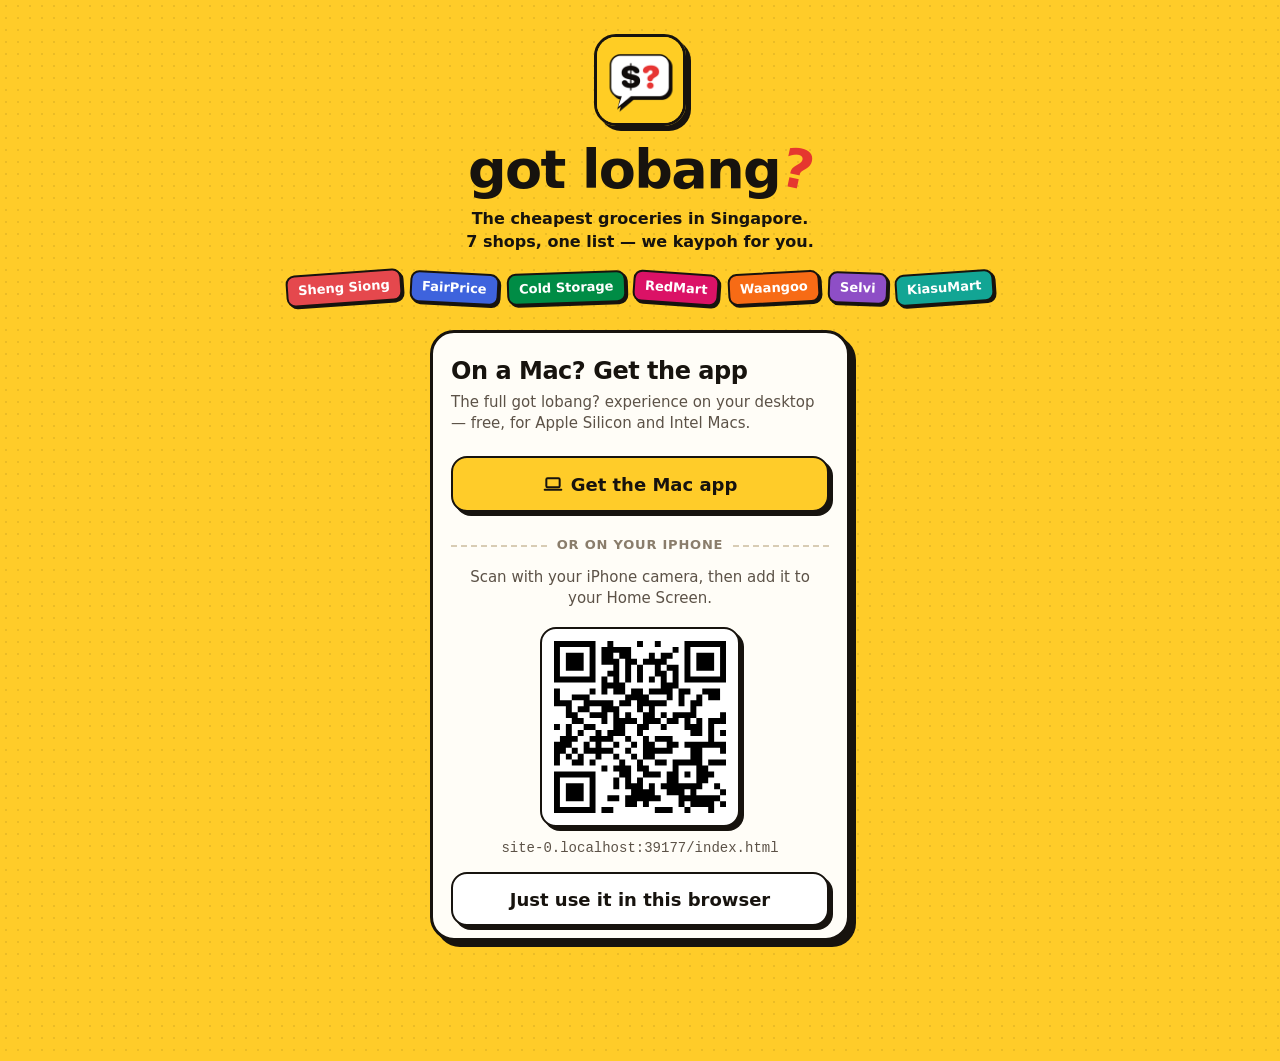
<file: index.html>
<!doctype html>
<html lang="en">
<head>
  <meta charset="utf-8" />
  <meta name="viewport" content="width=device-width, initial-scale=1, viewport-fit=cover, interactive-widget=resizes-content" />
  <title>got lobang?</title>
  <meta name="description" content="The cheapest groceries in Singapore. One list, seven shops: Sheng Siong, FairPrice, Cold Storage, RedMart, Waangoo, Selvi and KiasuMart." />
  <meta name="apple-mobile-web-app-capable" content="yes" />
  <meta name="mobile-web-app-capable" content="yes" />
  <meta name="apple-mobile-web-app-title" content="got lobang?" />
  <meta name="apple-mobile-web-app-status-bar-style" content="default" />
  <meta name="theme-color" content="#fff5dc" media="(prefers-color-scheme: light)" />
  <meta name="theme-color" content="#14110c" media="(prefers-color-scheme: dark)" />
  <meta name="format-detection" content="telephone=no" />
  <link rel="apple-touch-icon" href="icons/apple-touch-icon.png" />
  <link rel="icon" type="image/png" href="icons/icon-192.png" />
  <link rel="manifest" href="manifest.webmanifest" />
  <link rel="stylesheet" href="style.css?v=1792730473" />
  <link rel="modulepreload" href="vendor/preact-htm.js" />
  <link rel="modulepreload" href="stores.js" />
</head>
<body>
  <div id="root"></div>
  <script type="module" src="app.js?v=1792730473"></script>
</body>
</html>
</file>
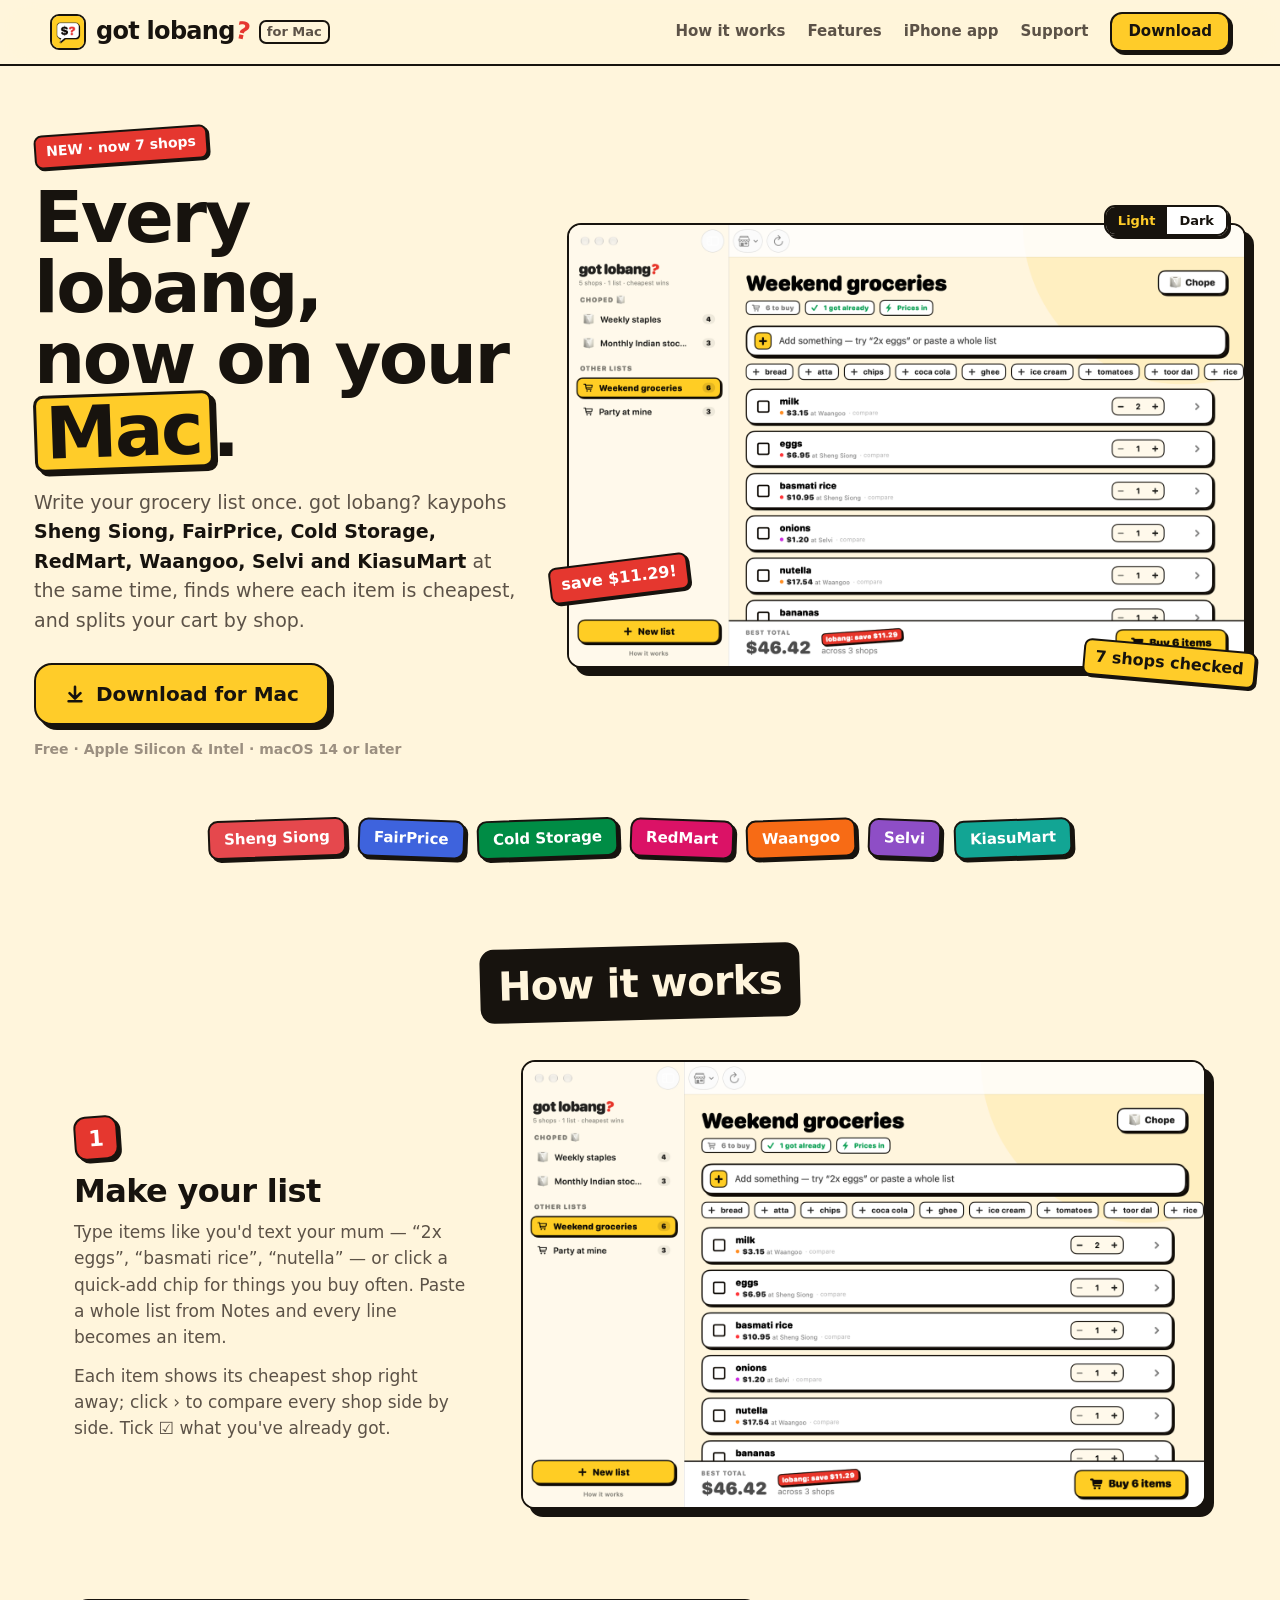
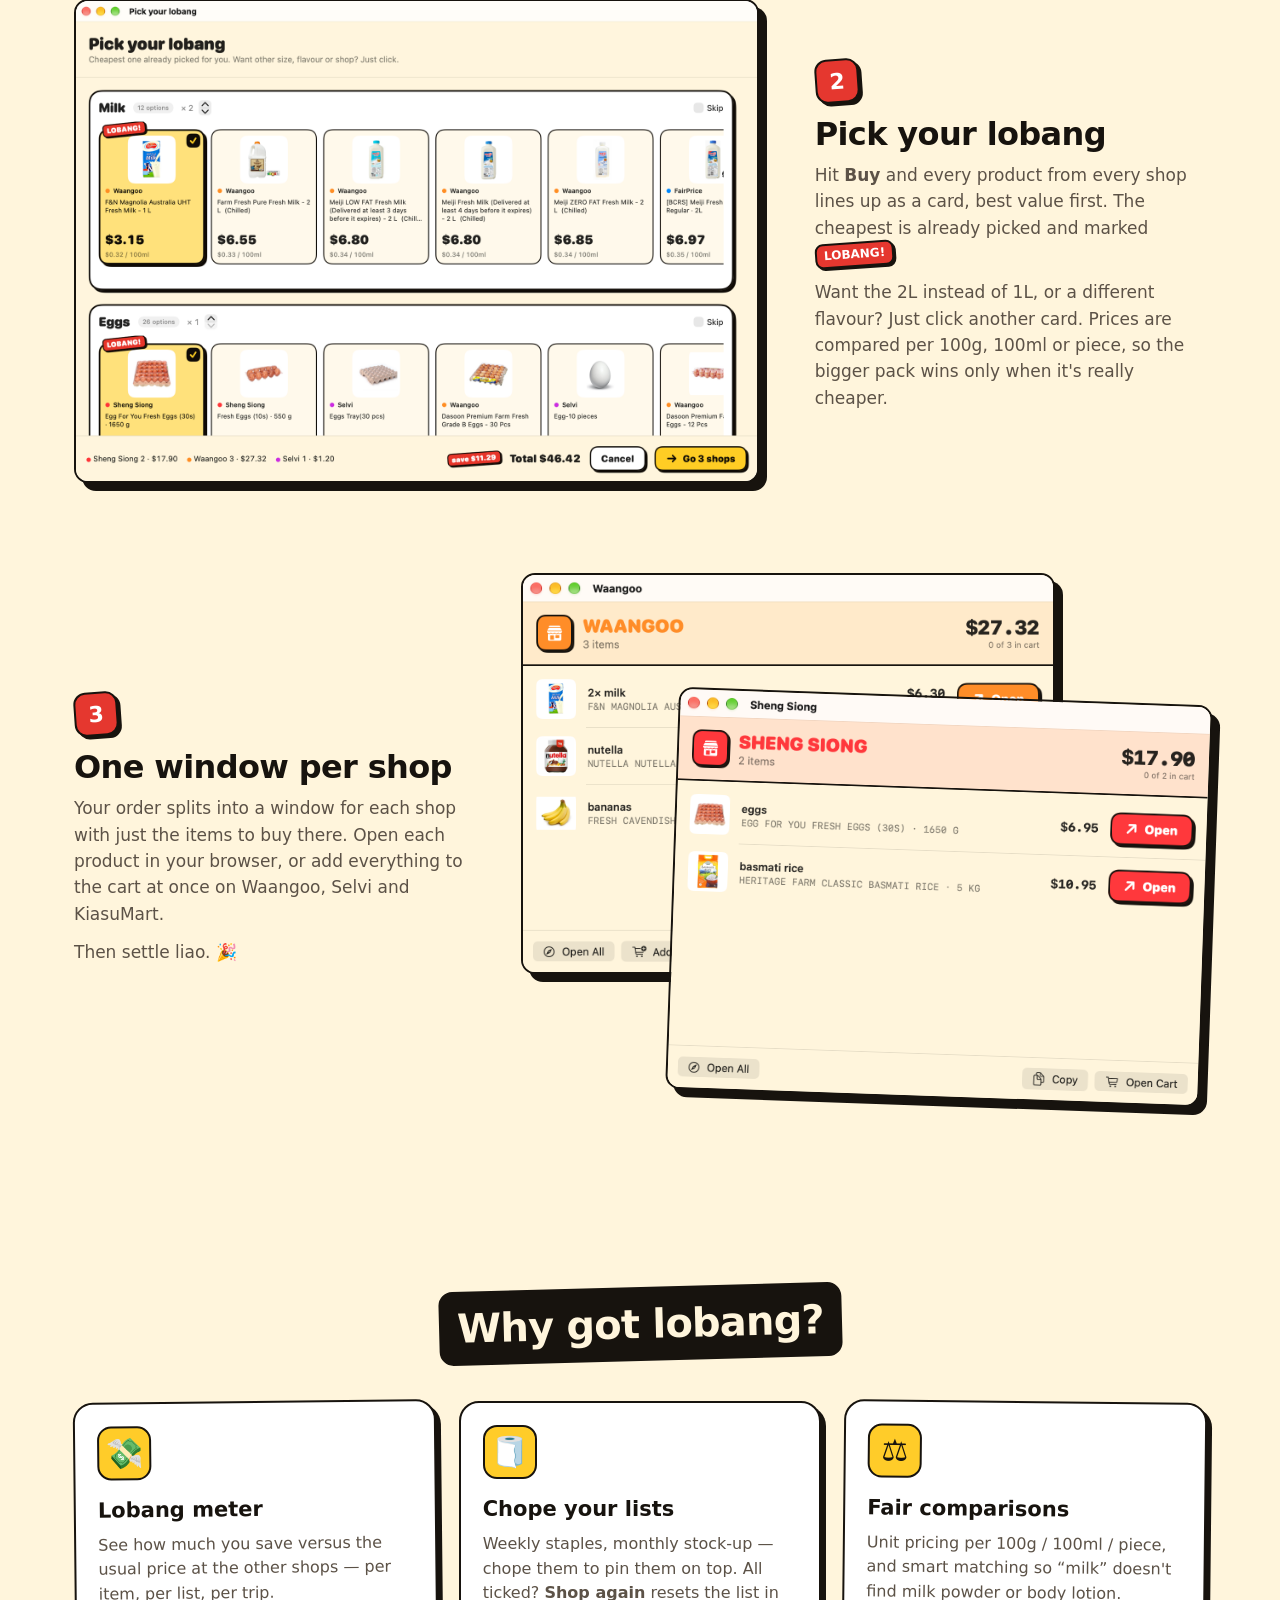
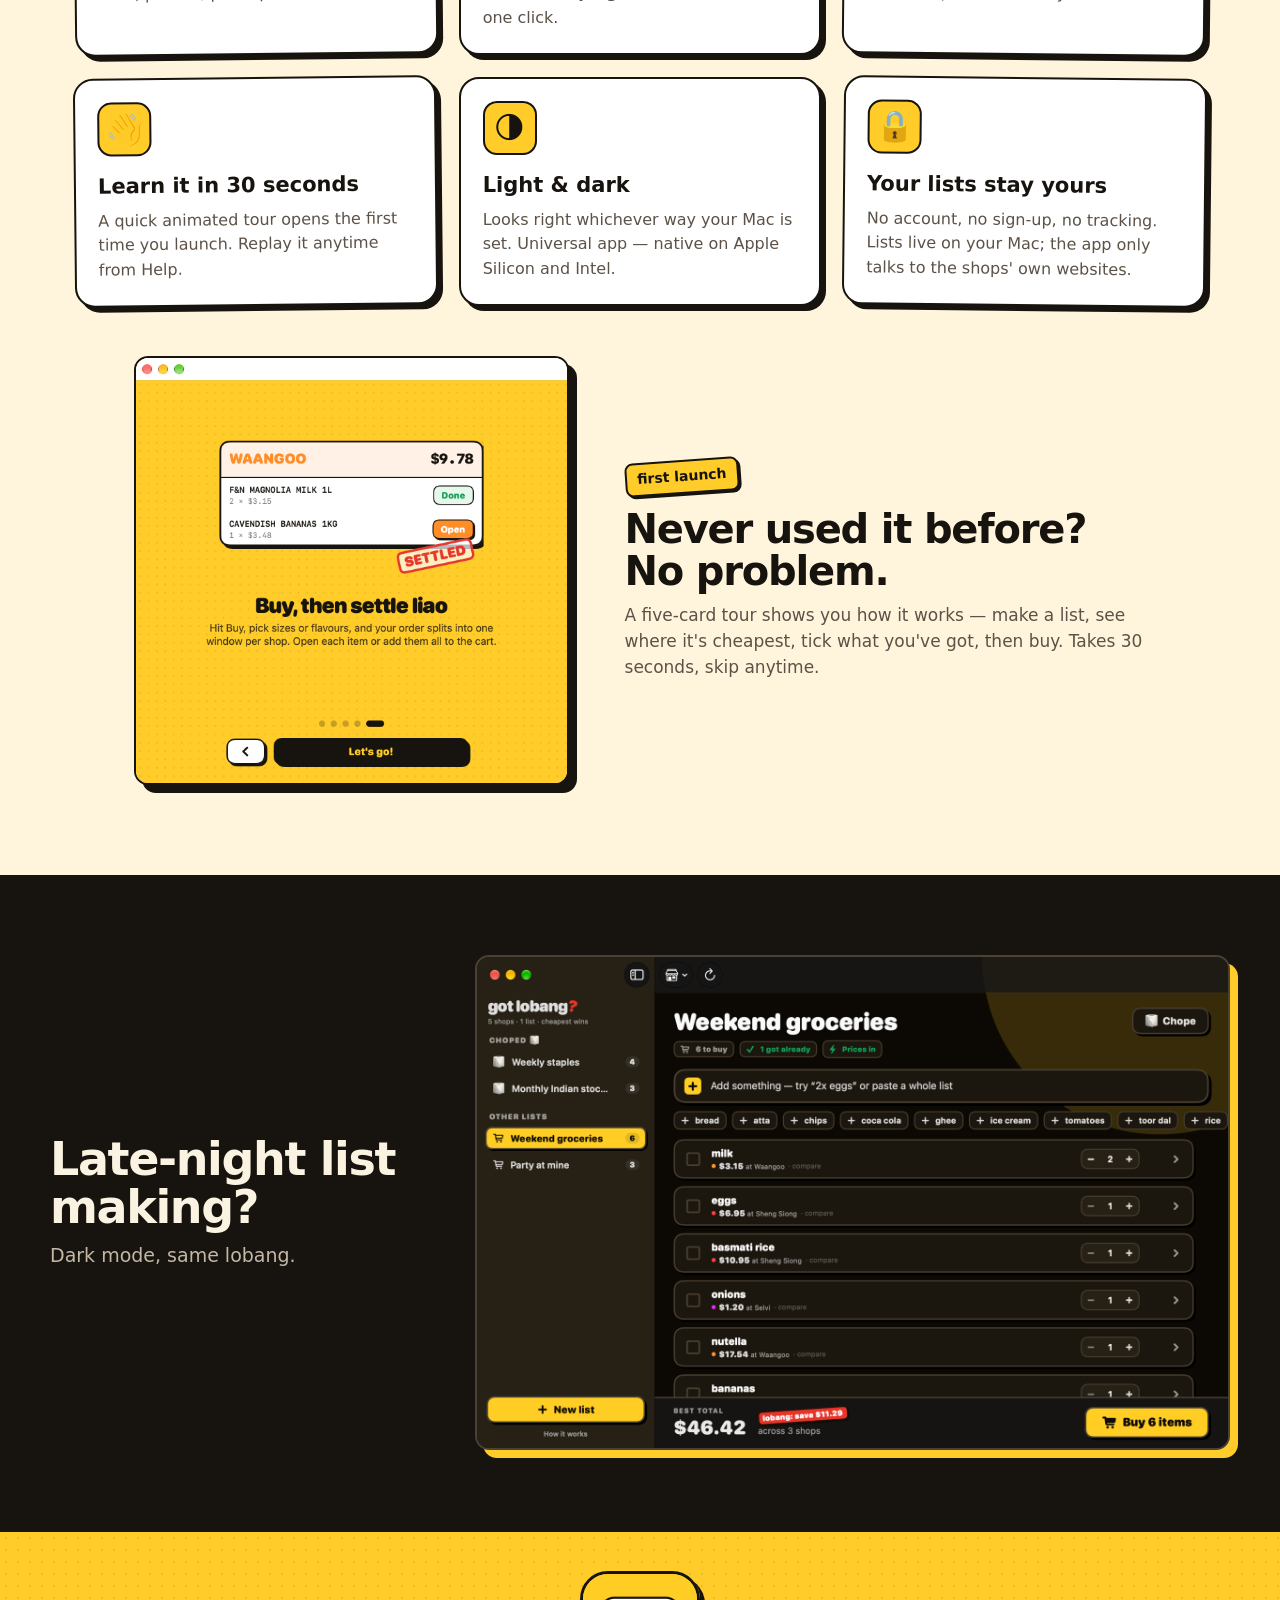
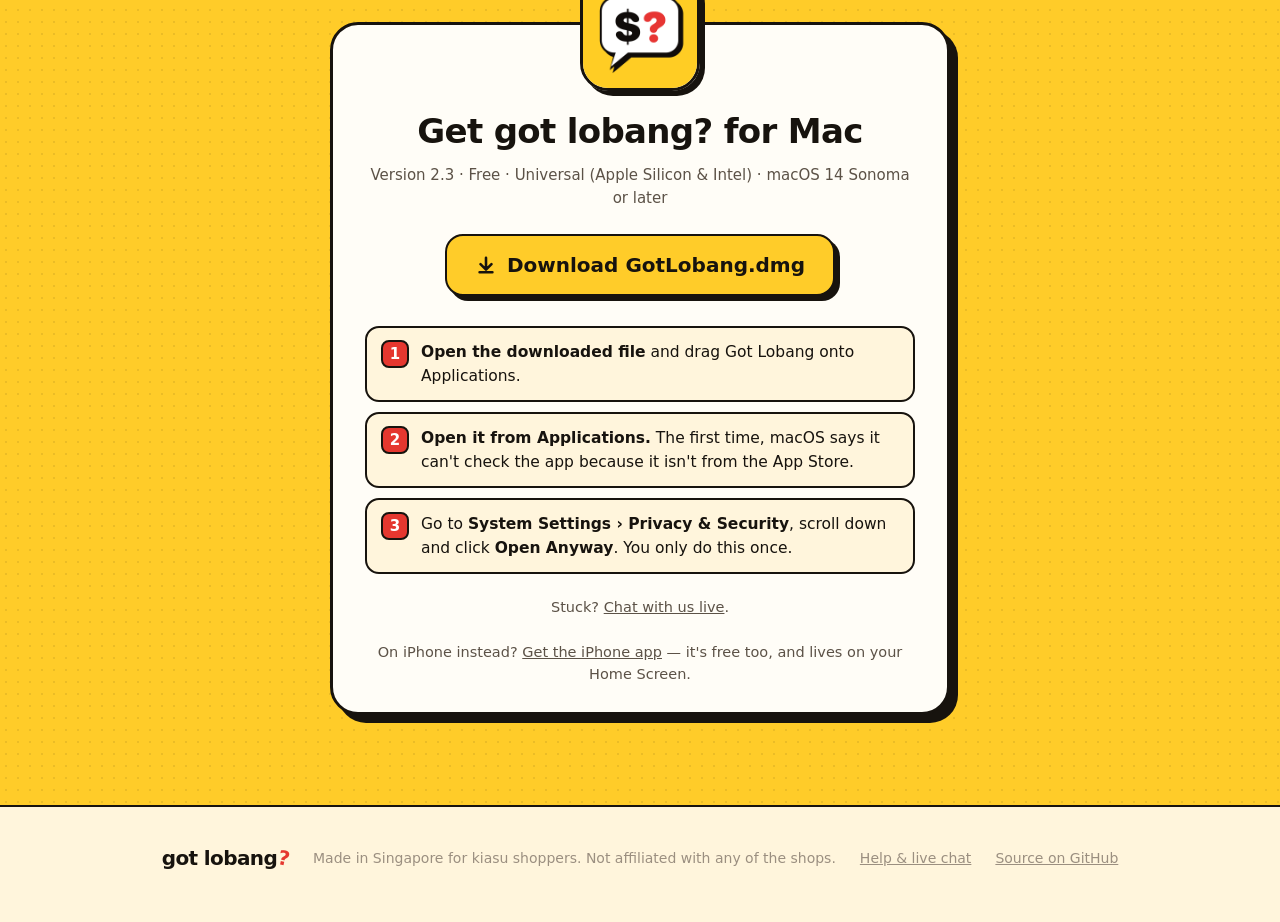
<file: mac/index.html>
<!doctype html>
<html lang="en">
<head>
  <meta charset="utf-8" />
  <meta name="viewport" content="width=device-width, initial-scale=1, viewport-fit=cover" />
  <title>got lobang? for Mac</title>
  <meta name="description" content="The cheapest groceries in Singapore, on your Mac. One list, seven shops — Sheng Siong, FairPrice, Cold Storage, RedMart, Waangoo, Selvi and KiasuMart. Free download." />
  <meta name="theme-color" content="#ffcc29" />
  <link rel="icon" type="image/png" href="../icons/icon-192.png" />
  <link rel="apple-touch-icon" href="../icons/apple-touch-icon.png" />
  <link rel="stylesheet" href="mac.css?v=1792730473" />
</head>
<body>
  <header class="top">
    <a class="brand" href="./"><img src="../icons/icon-192.png" alt="" /><span class="wordmark">got lobang<i>?</i></span><span class="for-mac">for Mac</span></a>
    <nav>
      <a href="#how">How it works</a>
      <a href="#features">Features</a>
      <a href="../" class="hide-sm">iPhone app</a>
      <a href="../support/?from=mac" class="hide-sm">Support</a>
      <a class="btn small primary" href="#download">Download</a>
    </nav>
  </header>

  <section class="hero">
    <div class="hero-text">
      <span class="sticker red tilt-l">NEW · now 7 shops</span>
      <h1>Every lobang,<br />now on your <span class="hl">Mac</span>.</h1>
      <p class="lead">Write your grocery list once. got lobang? kaypohs <b>Sheng Siong, FairPrice, Cold Storage, RedMart, Waangoo, Selvi and KiasuMart</b> at the same time, finds where each item is cheapest, and splits your cart by shop.</p>
      <div class="cta">
        <a class="btn primary big" href="https://github.com/saket-vanga/gotlobang/releases/latest/download/GotLobang.dmg" data-dl>
          <svg width="22" height="22" viewBox="0 0 24 24" fill="none" stroke="currentColor" stroke-width="2.8" stroke-linecap="round" stroke-linejoin="round"><path d="M12 4v12M6 11l6 6 6-6M5 20h14"/></svg>
          Download for Mac
        </a>
        <div class="cta-meta">Free · Apple Silicon &amp; Intel · macOS 14 or later</div>
      </div>
    </div>
    <div class="hero-shot">
      <div class="theme-switch" role="tablist" aria-label="Screenshot theme">
        <button class="on" data-theme-shot="light">Light</button><button data-theme-shot="dark">Dark</button>
      </div>
      <img id="heroShot" src="img/main.png" width="1600" height="1047" alt="got lobang? on Mac: a grocery list with the cheapest price and shop for each item" />
      <span class="sticker red float s1">save $11.29!</span>
      <span class="sticker yellow float s2">7 shops checked</span>
    </div>
  </section>

  <div class="shops">
    <span style="--c:#e5484d">Sheng Siong</span><span style="--c:#3e63dd">FairPrice</span><span style="--c:#008c45">Cold Storage</span><span style="--c:#db1266">RedMart</span><span style="--c:#f76b15">Waangoo</span><span style="--c:#8e4ec6">Selvi</span><span style="--c:#12a594">KiasuMart</span>
  </div>

  <section id="how" class="how">
    <h2 class="section-title"><span>How it works</span></h2>

    <div class="step">
      <div class="step-text">
        <div class="num">1</div>
        <h3>Make your list</h3>
        <p>Type items like you'd text your mum — “2x eggs”, “basmati rice”, “nutella” — or click a quick-add chip for things you buy often. Paste a whole list from Notes and every line becomes an item.</p>
        <p>Each item shows its cheapest shop right away; click › to compare every shop side by side. Tick ☑ what you've already got.</p>
      </div>
      <figure class="shot"><img src="img/main.png" width="1600" height="1047" loading="lazy" alt="The list screen with prices from each shop" /></figure>
    </div>

    <div class="step flip">
      <div class="step-text">
        <div class="num">2</div>
        <h3>Pick your lobang</h3>
        <p>Hit <b>Buy</b> and every product from every shop lines up as a card, best value first. The cheapest is already picked and marked <span class="sticker red inline">LOBANG!</span></p>
        <p>Want the 2L instead of 1L, or a different flavour? Just click another card. Prices are compared per 100g, 100ml or piece, so the bigger pack wins only when it's really cheaper.</p>
      </div>
      <figure class="shot"><img src="img/pick.png" width="1600" height="1126" loading="lazy" alt="Choosing products for each item, with the cheapest marked" /></figure>
    </div>

    <div class="step">
      <div class="step-text">
        <div class="num">3</div>
        <h3>One window per shop</h3>
        <p>Your order splits into a window for each shop with just the items to buy there. Open each product in your browser, or add everything to the cart at once on Waangoo, Selvi and KiasuMart.</p>
        <p>Then settle liao. 🎉</p>
      </div>
      <figure class="shot stack">
        <img src="img/store-waangoo.png" width="1280" height="960" loading="lazy" alt="The Waangoo window with three items to buy" />
        <img src="img/store-shengSiong.png" width="1280" height="960" loading="lazy" alt="The Sheng Siong window" />
      </figure>
    </div>
  </section>

  <section id="features" class="features">
    <h2 class="section-title"><span>Why got lobang?</span></h2>
    <div class="grid">
      <div class="card"><div class="ic">💸</div><h3>Lobang meter</h3><p>See how much you save versus the usual price at the other shops — per item, per list, per trip.</p></div>
      <div class="card"><div class="ic">🧻</div><h3>Chope your lists</h3><p>Weekly staples, monthly stock-up — chope them to pin them on top. All ticked? <b>Shop again</b> resets the list in one click.</p></div>
      <div class="card"><div class="ic">⚖️</div><h3>Fair comparisons</h3><p>Unit pricing per 100g / 100ml / piece, and smart matching so “milk” doesn't find milk powder or body lotion.</p></div>
      <div class="card"><div class="ic">👋</div><h3>Learn it in 30 seconds</h3><p>A quick animated tour opens the first time you launch. Replay it anytime from Help.</p></div>
      <div class="card"><div class="ic">🌗</div><h3>Light &amp; dark</h3><p>Looks right whichever way your Mac is set. Universal app — native on Apple Silicon and Intel.</p></div>
      <div class="card"><div class="ic">🔒</div><h3>Your lists stay yours</h3><p>No account, no sign-up, no tracking. Lists live on your Mac; the app only talks to the shops' own websites.</p></div>
    </div>
  </section>

  <section class="tour">
    <figure class="shot"><img src="img/tutorial.png" width="1240" height="1224" loading="lazy" alt="The first-launch tutorial" /></figure>
    <div>
      <span class="sticker yellow tilt-l">first launch</span>
      <h2>Never used it before? No problem.</h2>
      <p>A five-card tour shows you how it works — make a list, see where it's cheapest, tick what you've got, then buy. Takes 30 seconds, skip anytime.</p>
    </div>
  </section>

  <section class="dark-band">
    <div class="dark-text">
      <h2>Late-night list making?</h2>
      <p>Dark mode, same lobang.</p>
    </div>
    <figure class="shot"><img src="img/main-dark.png" width="1600" height="1047" loading="lazy" alt="got lobang? in dark mode" /></figure>
  </section>

  <section id="download" class="download">
    <div class="dl-card">
      <img class="dl-icon" src="../icons/icon-512.png" alt="" width="120" height="120" />
      <h2>Get got lobang? for Mac</h2>
      <p class="muted">Version 2.3 · Free · Universal (Apple Silicon &amp; Intel) · macOS 14 Sonoma or later</p>
      <a class="btn primary big" href="https://github.com/saket-vanga/gotlobang/releases/latest/download/GotLobang.dmg" data-dl>
        <svg width="22" height="22" viewBox="0 0 24 24" fill="none" stroke="currentColor" stroke-width="2.8" stroke-linecap="round" stroke-linejoin="round"><path d="M12 4v12M6 11l6 6 6-6M5 20h14"/></svg>
        Download GotLobang.dmg
      </a>
      <ol class="install-steps">
        <li><span class="n">1</span><div><b>Open the downloaded file</b> and drag Got Lobang onto Applications.</div></li>
        <li><span class="n">2</span><div><b>Open it from Applications.</b> The first time, macOS says it can't check the app because it isn't from the App Store.</div></li>
        <li><span class="n">3</span><div>Go to <b>System Settings › Privacy &amp; Security</b>, scroll down and click <b>Open Anyway</b>. You only do this once.</div></li>
      </ol>
      <p class="fine">Stuck? <a href="../support/?from=mac">Chat with us live</a>.</p>
      <p class="fine">On iPhone instead? <a href="../">Get the iPhone app</a> — it's free too, and lives on your Home Screen.</p>
    </div>
  </section>

  <footer>
    <span class="wordmark small">got lobang<i>?</i></span>
    <span>Made in Singapore for kiasu shoppers. Not affiliated with any of the shops.</span>
    <a href="../support/?from=mac">Help &amp; live chat</a>
    <a href="https://github.com/saket-vanga/gotlobang">Source on GitHub</a>
  </footer>

  <script>
    // Light / dark screenshot switch in the hero.
    const img = document.getElementById("heroShot");
    document.querySelectorAll("[data-theme-shot]").forEach(b => b.addEventListener("click", () => {
      document.querySelectorAll("[data-theme-shot]").forEach(x => x.classList.toggle("on", x === b));
      img.src = b.dataset.themeShot === "dark" ? "img/main-dark.png" : "img/main.png";
    }));
    // Click a screenshot to see it full size.
    document.querySelectorAll(".shot img, .hero-shot img").forEach(i => i.addEventListener("click", () => {
      const o = document.createElement("div");
      o.className = "zoom";
      o.innerHTML = `<img src="${i.getAttribute("src")}" alt="">`;
      o.addEventListener("click", () => o.remove());
      document.body.append(o);
    }));
    // Thank-you nudge after the download starts.
    document.querySelectorAll("[data-dl]").forEach(a => a.addEventListener("click", () => {
      const t = document.createElement("div");
      t.className = "toast";
      t.textContent = "Downloading… open it and drag to Applications 🎉";
      document.body.append(t);
      setTimeout(() => t.remove(), 4000);
    }));
  </script>
</body>
</html>
</file>
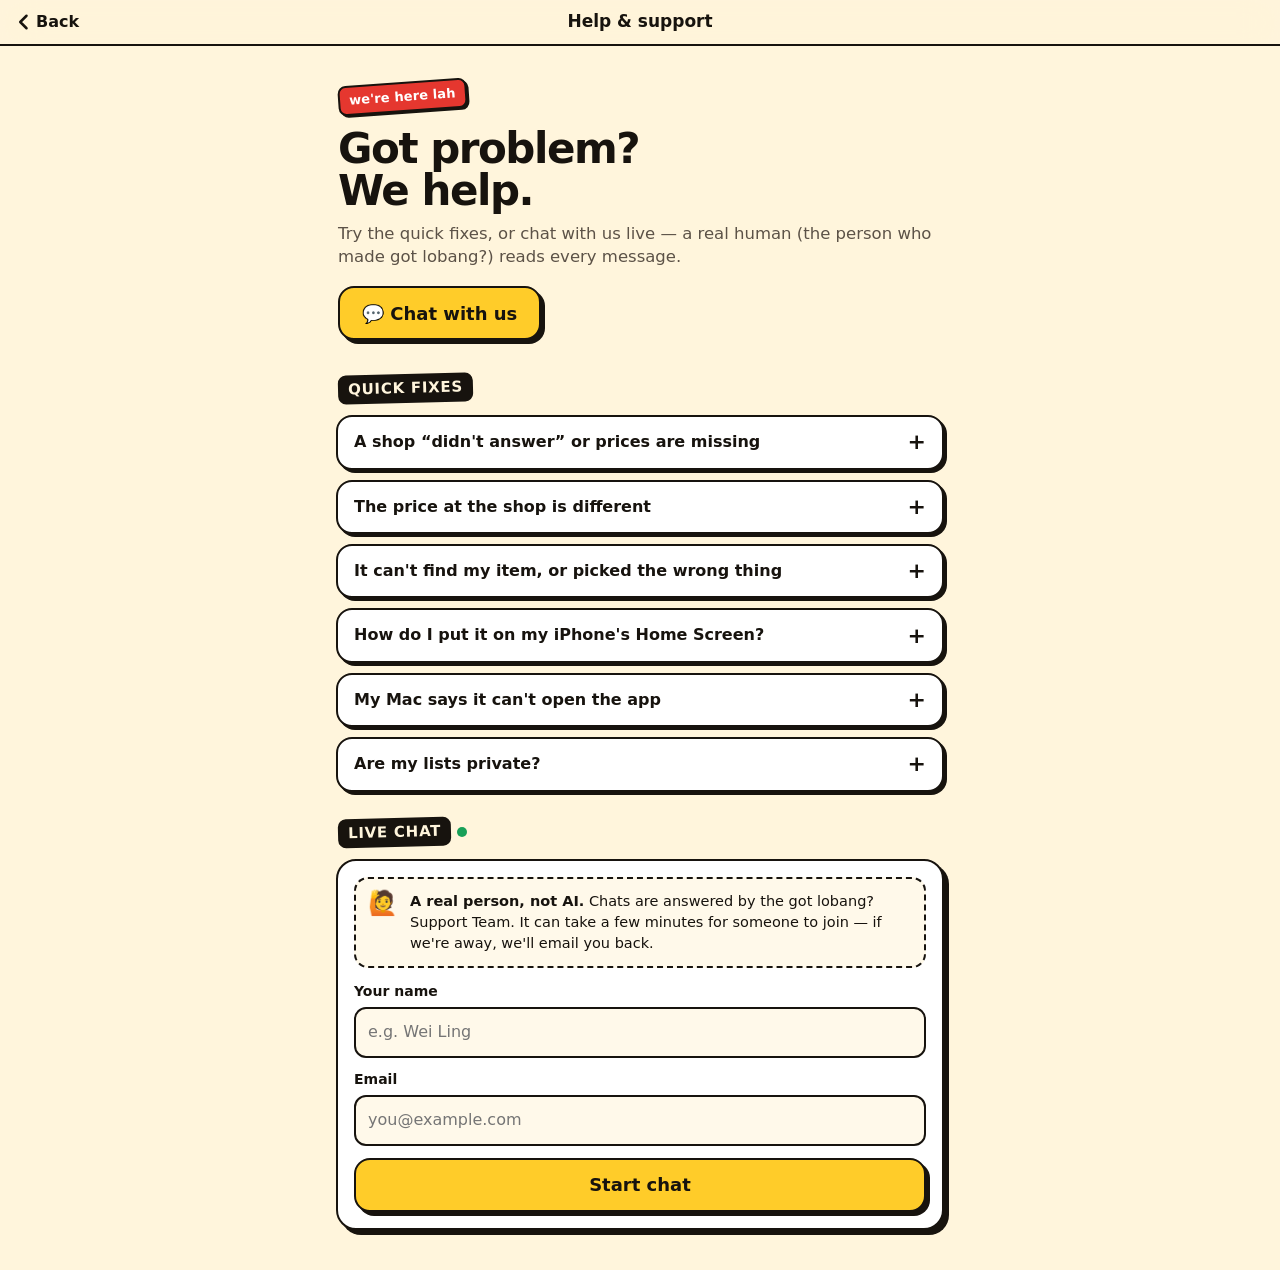
<file: support/index.html>
<!doctype html>
<html lang="en">
<head>
  <meta charset="utf-8" />
  <meta name="viewport" content="width=device-width, initial-scale=1, viewport-fit=cover" />
  <title>Help &amp; support · got lobang?</title>
  <meta name="description" content="Quick fixes for got lobang? and live chat with the developer." />
  <meta name="theme-color" content="#fff5dc" media="(prefers-color-scheme: light)" />
  <meta name="theme-color" content="#14110c" media="(prefers-color-scheme: dark)" />
  <link rel="icon" type="image/png" href="../icons/icon-192.png" />
  <link rel="apple-touch-icon" href="../icons/apple-touch-icon.png" />
  <link rel="stylesheet" href="../style.css?v=1792730473" />
  <link rel="stylesheet" href="support.css?v=1792730473" />
</head>
<body>
  <header class="sp-top">
    <a class="sp-back" href="../" id="back"><svg width="20" height="20" viewBox="0 0 24 24" fill="none" stroke="currentColor" stroke-width="3" stroke-linecap="round" stroke-linejoin="round"><path d="M15 4.5 7.5 12l7.5 7.5"/></svg><span>Back</span></a>
    <span class="sp-title">Help &amp; support</span>
    <span></span>
  </header>

  <main class="sp-main">
    <section class="sp-hero">
      <span class="sticker red" style="--tilt:-4deg">we're here lah</span>
      <h1>Got problem?<br />We help.</h1>
      <p>Try the quick fixes, or chat with us live — a real human (the person who made got lobang?) reads every message.</p>
      <a class="btn primary" href="#chat">💬 Chat with us</a>
    </section>

    <section class="sp-faq">
      <h2 class="section"><span>Quick fixes</span></h2>
      <details>
        <summary>A shop “didn't answer” or prices are missing</summary>
        <p>Shops' websites are sometimes slow or busy. Open the list again, or go to <b>Settings › Check all prices again</b>. If one shop keeps failing, you can switch it off in Settings for now — and tell us below so we can fix it.</p>
      </details>
      <details>
        <summary>The price at the shop is different</summary>
        <p>We show each shop's listed price when we last checked (prices are kept for up to 6 hours). Promotions change, and some shops show member-only or app-only prices. Tap an item to see what we found at every shop, then <b>Check prices again</b> for the latest.</p>
      </details>
      <details>
        <summary>It can't find my item, or picked the wrong thing</summary>
        <p>Use a simple name like “basmati rice” or “oat milk”. In <b>Buy</b>, every option is a card — tap the right one and we'll remember it next time. Quantities like “2x eggs” work too.</p>
      </details>
      <details>
        <summary>How do I put it on my iPhone's Home Screen?</summary>
        <p>Open <b>saket-vanga.github.io/gotlobang</b> in Safari, tap <b>Share</b> (or <b>•••</b> then Share), then <b>Add to Home Screen</b>, keep <b>Open as Web App</b> on and tap <b>Add</b>.</p>
      </details>
      <details>
        <summary>My Mac says it can't open the app</summary>
        <p>It's not from the App Store, so the first time macOS asks you to confirm. Open <b>System Settings › Privacy &amp; Security</b>, scroll down and click <b>Open Anyway</b>. You only need to do this once.</p>
      </details>
      <details>
        <summary>Are my lists private?</summary>
        <p>Yes. There's no account and your lists stay on your device. The app only talks to the shops' own websites to look up prices. Chats here are only seen by us.</p>
      </details>
    </section>

    <section class="sp-chat" id="chat">
      <h2 class="section"><span>Live chat</span> <em class="dot-live"></em></h2>

      <form class="chat-card" id="startForm" hidden>
        <div class="human-note">
          <span class="human-ic">🙋</span>
          <div><b>A real person, not AI.</b> Chats are answered by the got lobang? Support Team. It can take a few minutes for someone to join — if we're away, we'll email you back.</div>
        </div>
        <label>Your name<input name="name" maxlength="40" autocomplete="name" required placeholder="e.g. Wei Ling" /></label>
        <label>Email<input name="email" type="email" maxlength="100" autocomplete="email" inputmode="email" required placeholder="you@example.com" /></label>
        <button class="btn primary wide" type="submit" id="startBtn">Start chat</button>
        <p class="chat-error" id="startError" hidden></p>
      </form>

      <div class="chat-card chat-live" id="chatBox" hidden>
        <div class="chat-head">
          <div><b>got lobang? Support Team</b><div class="muted small" id="chatStatus">Connected · replies appear here</div></div>
          <button class="link-small" id="endChat" type="button">End chat</button>
        </div>
        <div class="chat-log" id="log" aria-live="polite"></div>
        <form class="chat-input" id="sendForm">
          <textarea id="msg" rows="1" maxlength="1500" placeholder="Type a message" enterkeyhint="send"></textarea>
          <button class="send" type="submit" aria-label="Send"><svg width="20" height="20" viewBox="0 0 24 24" fill="none" stroke="currentColor" stroke-width="2.8" stroke-linecap="round" stroke-linejoin="round"><path d="M5 12h14M13 6l6 6-6 6"/></svg></button>
        </form>
      </div>

      <div class="chat-card" id="unavailable" hidden>
        <p><b>Live chat is taking a break.</b></p>
        <p class="muted">Please try again a bit later.</p>
      </div>
    </section>
  </main>

  <script type="module" src="support.js?v=1792730473"></script>
</body>
</html>
</file>
<file: style.css>
/* got lobang? — hawker-signage look: marigold, chilli red, ink outlines, sticker tags and receipts. */
:root {
  --bg: #fff5dc;
  --paper: #ffffff;
  --paper-2: #fff9ea;
  --ink: #17130e;
  --ink-2: #5c5247;
  --ink-3: #9b8f80;
  --edge: #17130e;          /* outlines */
  --drop: #17130e;          /* hard offset shadows */
  --yellow: #ffcc29;
  --yellow-2: #ffe17a;
  --red: #e5372f;
  --green: #18a058;
  --orange: #e8780c;
  --blur-bg: rgba(255, 245, 220, .82);
  --r: 18px;
  --safe-t: env(safe-area-inset-top);
  --safe-b: env(safe-area-inset-bottom);
  --round: ui-rounded, "SF Pro Rounded", "Nunito", system-ui, sans-serif;
  --mono: ui-monospace, "SF Mono", Menlo, monospace;
  color-scheme: light dark;
}
@media (prefers-color-scheme: dark) {
  :root {
    --bg: #14110c;
    --paper: #221d16;
    --paper-2: #2b251c;
    --ink: #fbf3e2;
    --ink-2: #c3b7a5;
    --ink-3: #847a6c;
    --edge: #4a4134;
    --drop: #000000;
    --blur-bg: rgba(20, 17, 12, .82);
  }
}

* { box-sizing: border-box; -webkit-tap-highlight-color: transparent; }
html, body { margin: 0; height: 100%; background: var(--bg); color: var(--ink); }
body {
  font: 16px/1.4 -apple-system, BlinkMacSystemFont, "SF Pro Text", system-ui, sans-serif;
  -webkit-font-smoothing: antialiased; -webkit-text-size-adjust: 100%; overscroll-behavior: none;
}
button, input { font: inherit; color: inherit; }
button { background: none; border: 0; padding: 0; cursor: pointer; }
button:disabled { opacity: .4; cursor: default; }
a { color: inherit; text-decoration: none; }
input { -webkit-appearance: none; appearance: none; border: 0; outline: 0; background: none; }
b { font-weight: 700; }
.muted { color: var(--ink-2); }
.warn { color: var(--orange); font-weight: 600; }
.grow { flex: 1; min-width: 0; }

/* ---------- brand ---------- */
.wordmark { font-family: var(--round); font-weight: 900; letter-spacing: -.03em; line-height: .95; white-space: nowrap; }
.wordmark i { font-style: normal; color: var(--red); display: inline-block; transform: rotate(12deg); margin-left: .04em; animation: wiggle 3.2s ease-in-out infinite; }
.wordmark.md { font-size: 26px; }
.wordmark.lg { font-size: 36px; }
.wordmark.xl { font-size: 54px; }
@keyframes wiggle { 0%, 80%, 100% { transform: rotate(12deg); } 85% { transform: rotate(-8deg) scale(1.15); } 90% { transform: rotate(20deg); } }

.sticker {
  display: inline-block; font-family: var(--round); font-weight: 900; font-size: 13px; letter-spacing: .01em;
  padding: 4px 9px; border-radius: 8px; border: 2px solid var(--ink); white-space: nowrap;
  transform: rotate(var(--tilt, -4deg)); box-shadow: 2px 2px 0 var(--ink);
}
.sticker.yellow { background: var(--yellow); color: #17130e; }
.sticker.red { background: var(--red); color: #fff; }
@media (prefers-color-scheme: dark) { .sticker { border-color: #000; box-shadow: 2px 2px 0 #000; } }

/* ---------- buttons ---------- */
.btn {
  display: inline-flex; align-items: center; justify-content: center; gap: 8px;
  height: 54px; padding: 0 22px; border-radius: 16px;
  font-family: var(--round); font-size: 18px; font-weight: 800;
  background: var(--paper); color: var(--ink); border: 2.5px solid var(--edge); box-shadow: 4px 4px 0 var(--drop);
  transition: transform .08s ease, box-shadow .08s ease;
}
.btn:active:not(:disabled) { transform: translate(3px, 3px); box-shadow: 1px 1px 0 var(--drop); }
.btn:disabled { box-shadow: none; transform: translate(3px, 3px); }
.btn.primary { background: var(--yellow); color: #17130e; border-color: var(--ink); }
@media (prefers-color-scheme: dark) { .btn.primary { border-color: #000; } }
.btn.danger { background: var(--red); color: #fff; }
.btn.small { height: 44px; font-size: 15px; padding: 0 14px; border-radius: 13px; box-shadow: 3px 3px 0 var(--drop); flex: 1; }
.btn.fill { background: var(--c); color: #fff; border-color: var(--ink); }
.wide { width: 100%; }

/* ---------- screens ---------- */
#root, .app { height: 100%; }
.screen {
  position: fixed; inset: 0; display: flex; flex-direction: column;
  max-width: 640px; margin: 0 auto; background: var(--bg);
  animation: push .3s cubic-bezier(.2, .8, .2, 1);
}
.screen.home { animation: fade .25s ease; }
@keyframes push { from { transform: translateX(20%); opacity: 0; } to { transform: none; opacity: 1; } }
@keyframes fade { from { opacity: 0; } to { opacity: 1; } }
.scroll { flex: 1; overflow-y: auto; -webkit-overflow-scrolling: touch; padding: 4px 16px 24px; }
.pad-bottom { padding-bottom: calc(110px + var(--safe-b)); }
.pad-bottom-lg { padding-bottom: calc(140px + var(--safe-b)); }
.pad-bottom-xl { padding-bottom: calc(180px + var(--safe-b)); }

.nav {
  display: grid; grid-template-columns: 1fr auto 1fr; align-items: center; gap: 8px;
  padding: calc(var(--safe-t) + 6px) 12px 8px; min-height: calc(var(--safe-t) + 54px);
  background: var(--blur-bg); -webkit-backdrop-filter: saturate(160%) blur(18px); backdrop-filter: saturate(160%) blur(18px);
  position: relative; z-index: 2;
}
.nav-side { display: flex; align-items: center; }
.nav-side.right { justify-content: flex-end; }
.nav-title { font-family: var(--round); font-weight: 900; font-size: 18px; text-align: center; white-space: nowrap; }
.nav-back { display: flex; align-items: center; gap: 2px; font-family: var(--round); font-size: 17px; font-weight: 800; padding: 6px 4px; margin-left: -4px; }
.round-btn {
  width: 42px; height: 42px; border-radius: 14px; display: grid; place-items: center;
  background: var(--paper); border: 2.5px solid var(--edge); box-shadow: 3px 3px 0 var(--drop);
}
.round-btn:active { transform: translate(2px, 2px); box-shadow: 1px 1px 0 var(--drop); }

/* ---------- home ---------- */
.home-head { display: flex; align-items: flex-start; justify-content: space-between; padding: calc(var(--safe-t) + 22px) 16px 6px; }
.greet { font-size: 15px; color: var(--ink-2); margin-top: 8px; font-weight: 500; }
.meter {
  position: relative; margin: 14px 0 4px; padding: 18px 18px 16px; border-radius: 22px;
  background: var(--yellow); color: #17130e; border: 2.5px solid var(--ink); box-shadow: 5px 5px 0 var(--ink);
  background-image: radial-gradient(rgba(0, 0, 0, .07) 1.2px, transparent 1.3px); background-size: 10px 10px;
}
@media (prefers-color-scheme: dark) { .meter { border-color: #000; box-shadow: 5px 5px 0 #000; } }
.meter-label { font-family: var(--round); font-weight: 800; font-size: 14px; text-transform: uppercase; letter-spacing: .06em; }
.meter-value { font-family: var(--round); font-size: 48px; font-weight: 900; letter-spacing: -.03em; line-height: 1; margin: 4px 0; font-variant-numeric: tabular-nums; }
.meter-sub { font-size: 13.5px; font-weight: 600; opacity: .75; }
.meter-stamp {
  position: absolute; right: 14px; bottom: 16px; font-family: var(--round); font-weight: 900; font-size: 17px; color: var(--red);
  border: 3px solid var(--red); border-radius: 10px; padding: 3px 8px; transform: rotate(10deg); opacity: .9;
  animation: thump .5s cubic-bezier(.3, 1.6, .5, 1) .3s both;
}
@keyframes thump { from { transform: rotate(10deg) scale(2.2); opacity: 0; } }
.section { display: flex; align-items: center; gap: 6px; margin: 26px 2px 12px; font-size: 15px; }
.section span { font-family: var(--round); font-weight: 900; font-size: 15px; text-transform: uppercase; letter-spacing: .05em; background: var(--ink); color: var(--bg); padding: 4px 10px; border-radius: 8px; transform: rotate(-1.5deg); }
.section em { font-style: normal; font-size: 20px; }
.section.small { margin-top: 28px; }
.cards { display: flex; flex-direction: column; gap: 14px; }
.list-card {
  position: relative; display: flex; align-items: center; gap: 14px; text-align: left; width: 100%;
  background: var(--paper); border-radius: var(--r); padding: 14px; border: 2.5px solid var(--edge); box-shadow: 4px 4px 0 var(--drop);
  transition: transform .08s ease, box-shadow .08s ease;
}
.list-card:active { transform: translate(3px, 3px); box-shadow: 1px 1px 0 var(--drop); }
.list-card .sticker { position: absolute; top: -11px; right: 12px; }
.list-icon { width: 48px; height: 48px; flex: none; border-radius: 14px; display: grid; place-items: center; background: var(--yellow); color: #17130e; border: 2px solid var(--ink); font-size: 24px; }
.list-icon.choped { background: var(--paper-2); }
@media (prefers-color-scheme: dark) { .list-icon { border-color: #000; } }
.list-text { flex: 1; min-width: 0; }
.list-name { font-family: var(--round); font-size: 19px; font-weight: 800; white-space: nowrap; overflow: hidden; text-overflow: ellipsis; }
.list-sub { font-size: 14px; color: var(--ink-2); margin-top: 1px; }
.list-sub b { color: var(--ink); }
.list-peek { font-size: 13px; color: var(--ink-3); margin-top: 3px; white-space: nowrap; overflow: hidden; text-overflow: ellipsis; }
.empty-mini { border-radius: var(--r); padding: 18px; color: var(--ink-2); font-size: 15px; text-align: center; border: 2.5px dashed var(--edge); }

/* ---------- bottom bar ---------- */
.bottom-bar {
  position: absolute; left: 0; right: 0; bottom: 0; z-index: 3;
  padding: 14px 16px calc(var(--safe-b) + 14px);
  background: var(--blur-bg); -webkit-backdrop-filter: saturate(160%) blur(22px); backdrop-filter: saturate(160%) blur(22px);
  border-top: 2.5px solid var(--edge);
}
.bottom-bar.summary { display: flex; align-items: center; gap: 14px; }
.bottom-bar.tall { flex-direction: column; align-items: stretch; gap: 10px; }
.summary-row { display: flex; align-items: center; gap: 14px; }
.est { flex: 1; min-width: 0; }
.est .sticker { font-size: 12px; margin-bottom: 4px; }
.est-label { font-family: var(--round); font-size: 12px; font-weight: 800; letter-spacing: .08em; text-transform: uppercase; color: var(--ink-3); }
.est-value { font-family: var(--round); font-size: 30px; font-weight: 900; letter-spacing: -.03em; line-height: 1.05; font-variant-numeric: tabular-nums; }
.est-sub { font-size: 13px; color: var(--ink-2); }
.site-totals { display: flex; flex-wrap: wrap; gap: 6px 12px; font-size: 13px; color: var(--ink-2); }
.site-total { display: inline-flex; align-items: center; gap: 5px; }
.site-total b { color: var(--ink); }

/* ---------- list ---------- */
.big-title { font-family: var(--round); font-size: 34px; font-weight: 900; letter-spacing: -.03em; width: 100%; padding: 6px 2px 4px; }
.big-title::placeholder { color: var(--ink-3); }
.chips { display: flex; flex-wrap: wrap; gap: 8px; padding: 8px 0 16px; align-items: center; }
.chip { display: inline-flex; align-items: center; gap: 5px; height: 32px; padding: 0 12px; border-radius: 10px; border: 2px solid var(--edge); background: var(--paper); font-size: 13px; font-weight: 700; color: var(--ink-2); }
.chip.good { color: var(--green); }
.chope {
  display: inline-flex; align-items: center; gap: 6px; height: 36px; padding: 0 14px 0 10px; border-radius: 12px;
  font-family: var(--round); font-size: 15px; font-weight: 900; background: var(--paper); border: 2.5px solid var(--edge);
  box-shadow: 3px 3px 0 var(--drop); transition: transform .08s, box-shadow .08s;
}
.chope:active { transform: translate(2px, 2px); box-shadow: 1px 1px 0 var(--drop); }
.chope.on { background: var(--red); color: #fff; border-color: var(--ink); }
.chope .tissue { font-size: 18px; display: inline-block; transition: transform .3s cubic-bezier(.3, 1.6, .5, 1); }
.chope.on .tissue { transform: rotate(-15deg) scale(1.15); }
.spin { width: 12px; height: 12px; border-radius: 50%; border: 2px solid var(--ink-3); border-top-color: var(--red); animation: spin .8s linear infinite; display: inline-block; }
@keyframes spin { to { transform: rotate(360deg); } }

.add-bar { display: flex; align-items: center; gap: 8px; background: var(--paper); border-radius: 18px; padding: 6px 6px 6px 16px; border: 2.5px solid var(--edge); box-shadow: 4px 4px 0 var(--drop); margin-bottom: 18px; }
.add-bar input { flex: 1; min-width: 0; height: 46px; font-size: 17px; font-weight: 500; }
.add-bar input::placeholder { color: var(--ink-3); }
.add-go { width: 46px; height: 46px; border-radius: 13px; background: var(--yellow); color: #17130e; display: grid; place-items: center; border: 2px solid var(--ink); flex: none; }
.add-go:disabled { opacity: .35; }

.items { display: flex; flex-direction: column; gap: 10px; }
.row-wrap { position: relative; border-radius: 16px; }
.row-delete { position: absolute; top: 0; bottom: 0; right: 0; width: 96px; border-radius: 16px; background: var(--red); color: #fff; display: grid; place-items: center; padding-left: 10px; border: 2.5px solid var(--ink); }
.item {
  position: relative; display: flex; align-items: center; gap: 12px; background: var(--paper);
  border-radius: 16px; padding: 12px 10px 12px 12px; border: 2.5px solid var(--edge); box-shadow: 3px 3px 0 var(--drop);
  transition: transform .25s cubic-bezier(.2, .8, .2, 1); touch-action: pan-y;
}
.tick { width: 30px; height: 30px; flex: none; border-radius: 9px; border: 2.5px solid var(--edge); display: grid; place-items: center; color: #fff; transition: all .15s ease; }
.item.done { box-shadow: none; background: var(--paper-2); }
.item.done .tick { background: var(--green); border-color: var(--green); }
.item-main { flex: 1; min-width: 0; }
.item-name { width: 100%; font-family: var(--round); font-size: 18px; font-weight: 800; padding: 0; height: 25px; }
.item.done .item-name { text-decoration: line-through; text-decoration-thickness: 2px; color: var(--ink-3); }
.item-hint { font-size: 13px; color: var(--ink-2); min-height: 18px; display: flex; align-items: center; gap: 5px; white-space: nowrap; overflow: hidden; }
.item-hint b { color: var(--ink); font-family: var(--round); font-weight: 900; }
.dot { width: 9px; height: 9px; border-radius: 3px; display: inline-block; flex: none; }
.stepper { display: flex; align-items: center; background: var(--paper-2); border: 2px solid var(--edge); border-radius: 12px; height: 38px; flex: none; }
.stepper button { width: 34px; height: 34px; display: grid; place-items: center; }
.stepper span { min-width: 18px; text-align: center; font-family: var(--round); font-weight: 900; font-size: 17px; font-variant-numeric: tabular-nums; }
.hint-foot { text-align: center; font-size: 13px; color: var(--ink-3); margin: 20px 0 0; }

.empty { text-align: center; padding: 26px 16px; }
.empty-bubble {
  position: relative; display: inline-block; font-family: var(--round); font-weight: 900; font-size: 24px; line-height: 1.15;
  background: var(--paper); border: 2.5px solid var(--edge); box-shadow: 4px 4px 0 var(--drop); border-radius: 22px; padding: 18px 22px; margin-bottom: 26px; transform: rotate(-2deg);
}
.empty-bubble::after { content: ""; position: absolute; bottom: -14px; left: 34px; width: 22px; height: 22px; background: var(--paper); border-right: 2.5px solid var(--edge); border-bottom: 2.5px solid var(--edge); transform: rotate(45deg) skew(10deg, 10deg); }
.empty p { margin: 0 0 6px; color: var(--ink-2); font-size: 15px; }
.empty .muted { color: var(--ink-3); font-size: 14px; }

.shimmer {
  background: linear-gradient(90deg, var(--ink-3) 0%, var(--ink) 50%, var(--ink-3) 100%); background-size: 200% 100%;
  -webkit-background-clip: text; background-clip: text; color: transparent; animation: shimmer 1.4s linear infinite;
}
@keyframes shimmer { from { background-position: 100% 0; } to { background-position: -100% 0; } }

/* ---------- pick ---------- */
.lead { color: var(--ink-2); font-size: 15px; margin: 4px 2px 16px; }
.buy-item { background: var(--paper); border-radius: 22px; border: 2.5px solid var(--edge); box-shadow: 4px 4px 0 var(--drop); padding: 14px 0; margin-bottom: 16px; transition: opacity .2s; }
.buy-item.skipped { opacity: .5; box-shadow: none; }
.buy-head { display: flex; align-items: center; gap: 8px; padding: 0 14px; }
.buy-title { flex: 1; min-width: 0; }
.buy-name { font-family: var(--round); font-size: 21px; font-weight: 900; white-space: nowrap; overflow: hidden; text-overflow: ellipsis; }
.buy-name::first-letter { text-transform: uppercase; }
.buy-sub { font-size: 13px; color: var(--ink-2); }
.skip { height: 34px; padding: 0 12px; border-radius: 10px; font-size: 13px; font-weight: 800; color: var(--ink-2); border: 2px solid var(--edge); }
.skip.on { color: #fff; background: var(--orange); border-color: var(--ink); }
.strip { display: flex; gap: 12px; overflow-x: auto; padding: 16px 14px 8px; scroll-snap-type: x proximity; scrollbar-width: none; }
.strip::-webkit-scrollbar { display: none; }
.opt {
  position: relative; flex: none; width: 150px; scroll-snap-align: start; text-align: left;
  background: var(--paper-2); border-radius: 16px; padding: 10px; display: flex; flex-direction: column; gap: 8px;
  border: 2px solid var(--edge); transition: transform .08s, box-shadow .08s, background .15s;
}
.opt:active { transform: translate(2px, 2px); }
.opt.sel { background: var(--yellow-2); color: #17130e; border: 2.5px solid var(--ink); box-shadow: 4px 4px 0 var(--ink); }
.opt.sel .opt-unit { color: #5c5247; }
@media (prefers-color-scheme: dark) { .opt.sel { border-color: #000; box-shadow: 4px 4px 0 #000; } }
.opt .thumb { align-self: center; }
.opt-name { font-size: 13px; font-weight: 600; line-height: 1.25; display: -webkit-box; -webkit-line-clamp: 3; -webkit-box-orient: vertical; overflow: hidden; min-height: 49px; }
.opt-foot { margin-top: auto; display: flex; flex-direction: column; gap: 3px; align-items: flex-start; }
.opt-price { font-family: var(--round); font-size: 22px; font-weight: 900; letter-spacing: -.02em; font-variant-numeric: tabular-nums; }
.opt-unit { font-size: 11px; color: var(--ink-2); font-variant-numeric: tabular-nums; }
.best-tag {
  position: absolute; top: -12px; left: 8px; z-index: 1; background: var(--red); color: #fff; font-family: var(--round); font-size: 12px; font-weight: 900;
  padding: 3px 8px; border-radius: 7px; border: 2px solid var(--ink); transform: rotate(-6deg); box-shadow: 2px 2px 0 var(--ink);
}
.sel-tick { position: absolute; top: 8px; right: 8px; z-index: 1; width: 24px; height: 24px; border-radius: 8px; background: var(--ink); color: var(--yellow); display: grid; place-items: center; }
@media (prefers-color-scheme: dark) { .sel-tick { background: #17130e; } .best-tag { border-color: #000; box-shadow: 2px 2px 0 #000; } }
.store-tag { font-size: 11px; font-weight: 800; color: #fff; background: var(--c); padding: 2px 7px; border-radius: 6px; }
.more-card { align-items: center; justify-content: center; width: 110px; border-style: dashed; }
.more-card b { font-family: var(--round); font-size: 26px; font-weight: 900; }
.more-card span { font-size: 13px; font-weight: 700; }
.skeleton { height: 220px; background: linear-gradient(90deg, var(--paper-2) 0%, var(--bg) 50%, var(--paper-2) 100%); background-size: 200% 100%; animation: shimmer 1.2s linear infinite; }
.none-card { padding: 10px 2px; color: var(--ink-2); font-size: 14px; }
.thumb { border-radius: 12px; object-fit: contain; background: #fff; flex: none; }
.thumb.ph { display: grid; place-items: center; color: var(--c); background: color-mix(in srgb, var(--c) 14%, var(--paper)); }

/* ---------- receipts ---------- */
.hero {
  position: relative; background: var(--yellow); color: #17130e; border-radius: 22px; padding: 18px 18px 16px; margin: 6px 0 22px;
  border: 2.5px solid var(--ink); box-shadow: 5px 5px 0 var(--ink); overflow: hidden;
  background-image: radial-gradient(rgba(0, 0, 0, .07) 1.2px, transparent 1.3px); background-size: 10px 10px;
}
@media (prefers-color-scheme: dark) { .hero { border-color: #000; box-shadow: 5px 5px 0 #000; } }
.hero-label { font-family: var(--round); font-weight: 900; font-size: 14px; text-transform: uppercase; letter-spacing: .06em; }
.hero-total { font-family: var(--round); font-size: 50px; font-weight: 900; letter-spacing: -.03em; line-height: 1; margin: 4px 0; font-variant-numeric: tabular-nums; }
.hero-sub { font-weight: 700; font-size: 14px; opacity: .8; }
.progress { height: 12px; background: #fff; border: 2px solid #17130e; border-radius: 9px; margin: 14px 0 8px; overflow: hidden; }
.progress i { display: block; height: 100%; background: var(--red); transition: width .4s ease; }
.hero-note { font-size: 14px; font-weight: 600; }
.stamp {
  position: absolute; right: 12px; top: 18px; font-family: var(--round); font-weight: 900; font-size: 20px; color: var(--red);
  border: 3.5px solid var(--red); border-radius: 10px; padding: 4px 10px; transform: rotate(-12deg);
  animation: thump .5s cubic-bezier(.3, 1.6, .5, 1) both; background: rgba(255, 255, 255, .6);
}

.receipt {
  position: relative; background: #fffdf7; color: #17130e; margin: 0 4px 34px; padding: 16px 14px 18px;
  font-family: var(--mono); box-shadow: 0 10px 24px rgba(40, 25, 0, .12);
  /* torn edge along the bottom */
  -webkit-mask: radial-gradient(circle 7px at 50% 100%, #0000 98%, #000) 50% 100% / 18px 100% repeat-x;
  mask: radial-gradient(circle 7px at 50% 100%, #0000 98%, #000) 50% 100% / 18px 100% repeat-x;
  padding-bottom: 26px;
}
.receipt::before { content: ""; position: absolute; left: 0; right: 0; top: 0; height: 6px; background: var(--c); }
@media (prefers-color-scheme: dark) { .receipt { background: #f3ead6; box-shadow: none; } }
.r-head { text-align: center; padding-top: 6px; }
.r-store { font-family: var(--round); font-size: 24px; font-weight: 900; color: var(--c); text-transform: uppercase; letter-spacing: .04em; }
.r-meta { font-size: 12px; color: #6d6253; margin-top: 2px; }
.r-rule { border-top: 2px dashed #b9ab94; margin: 12px 0; }
.r-line { display: flex; align-items: center; gap: 10px; padding: 7px 0; }
.r-line .thumb { border: 1px solid #eadfca; }
.r-text { flex: 1; min-width: 0; }
.r-name { font-size: 12.5px; font-weight: 600; line-height: 1.3; text-transform: uppercase; display: -webkit-box; -webkit-line-clamp: 2; -webkit-box-orient: vertical; overflow: hidden; }
.r-sub { font-size: 12px; color: #6d6253; display: flex; justify-content: space-between; margin-top: 2px; }
.r-amt { color: #17130e; font-weight: 700; }
.r-btn {
  flex: none; min-width: 62px; height: 38px; padding: 0 12px; border-radius: 11px; display: grid; place-items: center;
  font-family: var(--round); font-weight: 900; font-size: 15px; background: var(--c); color: #fff; border: 2px solid #17130e; box-shadow: 2px 2px 0 #17130e;
}
.r-btn:active { transform: translate(2px, 2px); box-shadow: none; }
.r-btn.did { background: #e4f6ea; color: var(--green); border-color: var(--green); box-shadow: none; }
.r-total { display: flex; justify-content: space-between; font-size: 18px; font-weight: 800; letter-spacing: .04em; }
.r-actions { display: flex; gap: 10px; margin-top: 14px; font-family: -apple-system, system-ui, sans-serif; }
.r-actions .btn { background: #fff; color: #17130e; border-color: #17130e; box-shadow: 3px 3px 0 #17130e; }
.r-actions .btn.fill { background: var(--c); color: #fff; }

/* ---------- sheets ---------- */
.sheet-bg { position: fixed; inset: 0; z-index: 10; background: rgba(20, 14, 5, .4); display: flex; align-items: flex-end; justify-content: center; animation: fade .2s ease; }
.sheet {
  width: 100%; max-width: 640px; background: var(--bg); border-radius: 26px 26px 0 0; border: 2.5px solid var(--edge); border-bottom: 0;
  padding: 8px 16px calc(var(--safe-b) + 16px); max-height: 88vh; overflow-y: auto;
  animation: up .32s cubic-bezier(.2, .8, .2, 1);
}
@keyframes up { from { transform: translateY(100%); } to { transform: none; } }
.grabber { width: 40px; height: 5px; border-radius: 9px; background: var(--ink-3); margin: 0 auto 12px; }
.sheet-title { font-family: var(--round); font-size: 22px; font-weight: 900; margin: 4px 2px 14px; }
.sheet-text { color: var(--ink-2); margin: -8px 2px 18px; }
.group { background: var(--paper); border-radius: 18px; overflow: hidden; margin-bottom: 16px; border: 2.5px solid var(--edge); }
.group-row, .menu-row { display: flex; align-items: center; gap: 12px; padding: 14px 16px; min-height: 56px; width: 100%; text-align: left; border-bottom: 2px solid var(--edge); font-size: 16px; font-weight: 600; }
.group-row:last-child, .menu-row:last-child { border-bottom: 0; }
.group-row small { display: block; font-size: 13px; color: var(--ink-2); margin-top: 2px; font-weight: 400; }
.menu-emoji { font-size: 19px; width: 19px; text-align: center; }
.menu-row.danger { color: var(--red); }
.toggle { width: 54px; height: 32px; border-radius: 10px; background: var(--paper-2); border: 2.5px solid var(--edge); position: relative; flex: none; transition: background .2s; }
.toggle i { position: absolute; top: 2px; left: 2px; width: 23px; height: 23px; border-radius: 6px; background: var(--ink-3); transition: transform .25s cubic-bezier(.3, 1.5, .5, 1), background .2s; }
.toggle.on { background: var(--yellow); border-color: var(--ink); }
.toggle.on i { transform: translateX(22px); background: #17130e; }
.toast {
  position: fixed; left: 50%; bottom: calc(var(--safe-b) + 108px); transform: translateX(-50%); z-index: 20;
  background: #17130e; color: var(--yellow); padding: 12px 18px; border-radius: 14px; font-family: var(--round); font-size: 16px; font-weight: 800;
  border: 2.5px solid var(--yellow); animation: toast .35s cubic-bezier(.3, 1.5, .5, 1); white-space: nowrap; max-width: 92vw;
}
@keyframes toast { from { transform: translate(-50%, 24px) rotate(-3deg); opacity: 0; } }

/* ---------- install ---------- */
.install {
  min-height: 100%; display: flex; flex-direction: column; align-items: center; color: #17130e;
  background: var(--yellow);
  background-image: radial-gradient(rgba(0, 0, 0, .08) 1.3px, transparent 1.4px); background-size: 12px 12px;
  padding: calc(var(--safe-t) + 34px) 16px calc(var(--safe-b) + 120px);
}
.install-hero { text-align: center; margin-bottom: 26px; }
.app-icon { width: 92px; height: 92px; border-radius: 22px; border: 3px solid #17130e; box-shadow: 5px 5px 0 #17130e; animation: pop .6s cubic-bezier(.2, 1.5, .4, 1); margin-bottom: 18px; }
@keyframes pop { from { transform: scale(.5) rotate(-20deg); opacity: 0; } }
.install-hero .wordmark i { color: var(--red); }
.install-hero p { margin: 12px 0 0; font-size: 16px; font-weight: 600; line-height: 1.45; }
.store-dots { display: flex; flex-wrap: wrap; justify-content: center; gap: 8px; margin-top: 18px; }
.store-dots span { font-family: var(--round); font-size: 13px; font-weight: 900; padding: 5px 10px; border-radius: 9px; background: var(--c); color: #fff; border: 2px solid #17130e; box-shadow: 2px 2px 0 #17130e; transform: rotate(var(--tilt)); }
.install-card {
  width: 100%; max-width: 420px; background: #fffdf7; color: #17130e; border-radius: 24px; padding: 22px 18px 12px;
  border: 3px solid #17130e; box-shadow: 6px 6px 0 #17130e; animation: up .5s cubic-bezier(.2, .8, .2, 1);
}
.install-card h2 { margin: 0 0 4px; font-family: var(--round); font-size: 24px; font-weight: 900; letter-spacing: -.02em; }
.install-card .muted { margin: 0 0 18px; font-size: 15px; color: #5c5247; }
.steps { list-style: none; margin: 0; padding: 0; display: flex; flex-direction: column; gap: 10px; }
.steps li { display: flex; gap: 12px; padding: 12px; border-radius: 16px; background: #fff5dc; border: 2px solid #17130e; align-items: flex-start; }
.num { width: 32px; height: 32px; border-radius: 10px; background: var(--red); color: #fff; font-family: var(--round); font-weight: 900; display: grid; place-items: center; flex: none; font-size: 17px; border: 2px solid #17130e; }
.step-t { font-size: 16.5px; font-weight: 700; line-height: 1.6; padding-top: 2px; }
.step-d { font-size: 14px; color: #5c5247; margin-top: 1px; line-height: 1.45; }
.glyph { display: inline-grid; place-items: center; width: 28px; height: 28px; border-radius: 8px; background: #fff; color: #0a84ff; border: 1.5px solid #d8ccb4; vertical-align: middle; margin: -4px 3px 0; }
.step-d .glyph { width: 22px; height: 22px; border-radius: 6px; margin: -3px 1px 0; }
.link-btn { display: block; margin: 14px auto 4px; color: #8a7d6b; font-size: 14px; font-weight: 600; padding: 6px 10px; }
.pointer {
  position: fixed; z-index: 5; display: flex; align-items: center; gap: 6px;
  background: #17130e; color: var(--yellow); font-family: var(--round); font-weight: 900; font-size: 15px;
  padding: 8px 12px; border-radius: 12px; box-shadow: 3px 3px 0 rgba(0, 0, 0, .25);
}
.pointer.bottom { bottom: calc(var(--safe-b) + 18px); left: 50%; transform: translateX(-50%); animation: bob-down 1.1s ease-in-out infinite; }
.pointer.top { top: calc(var(--safe-t) + 10px); right: 14px; animation: bob-up 1.1s ease-in-out infinite; }
@keyframes bob-down { 50% { translate: 0 8px; } }
@keyframes bob-up { 50% { translate: 0 -6px; } }
.qr { width: 200px; height: 200px; margin: 6px auto 12px; padding: 12px; background: #fff; border-radius: 16px; border: 2.5px solid #17130e; box-shadow: 4px 4px 0 #17130e; }
.qr svg { width: 100%; height: 100%; display: block; }
.url { text-align: center; font-size: 14px; color: #5c5247; word-break: break-all; margin-bottom: 14px; font-family: var(--mono); }
.install-card .btn { background: #fff; color: #17130e; border-color: #17130e; box-shadow: 4px 4px 0 #17130e; }
.mac-btn { height: 56px; margin: 4px 0 2px; }
.or { display: flex; align-items: center; gap: 10px; margin: 22px 0 12px; color: #8a7d6b; font-size: 13px; font-weight: 700; text-transform: uppercase; letter-spacing: .06em; }
.or::before, .or::after { content: ""; flex: 1; border-top: 2px dashed #d8ccb4; }
.center { text-align: center; }
.mac-link {
  display: flex; align-items: center; justify-content: center; gap: 8px; margin: 16px 0 0; padding: 12px; border-radius: 14px;
  border: 2px dashed #17130e; font-family: var(--round); font-weight: 800; font-size: 15px; color: #17130e;
}
.mac-link:active { background: #fff5dc; }
.install-card .btn.primary { background: var(--yellow); }
.install-hero .app-icon { display: block; margin-left: auto; margin-right: auto; }

/* ---------- list system v2 ---------- */
.progress-mini { height: 6px; border-radius: 9px; background: var(--paper-2); border: 1.5px solid var(--edge); margin-top: 7px; overflow: hidden; max-width: 180px; }
.progress-mini i { display: block; height: 100%; background: var(--green); }
.item { cursor: pointer; }
.item-name { white-space: nowrap; overflow: hidden; text-overflow: ellipsis; line-height: 25px; }
.qty-badge { display: inline-block; font-size: 13px; font-weight: 900; background: var(--yellow); color: #17130e; border: 1.5px solid var(--ink); border-radius: 6px; padding: 0 5px; margin-right: 6px; line-height: 19px; vertical-align: 2px; }
.chev-open { color: var(--ink-3); display: flex; transition: transform .2s ease; margin-left: -4px; }
.chev-open.on { transform: rotate(90deg); color: var(--ink); }
.row-wrap.open .item { border-bottom-left-radius: 6px; border-bottom-right-radius: 6px; }
.item-detail {
  margin: -2px 3px 4px; padding: 12px 12px 12px; background: var(--paper-2); border: 2.5px solid var(--edge); border-top: 0;
  border-radius: 0 0 16px 16px; animation: drop .22s cubic-bezier(.2, .8, .2, 1);
}
@keyframes drop { from { opacity: 0; transform: translateY(-8px); } }
.compare { display: flex; flex-direction: column; gap: 6px; }
.cmp-row { display: flex; align-items: center; gap: 10px; padding: 8px 10px; border-radius: 12px; background: var(--paper); border: 1.5px solid var(--line, rgba(0,0,0,.08)); }
.cmp-row.best { border: 2px solid var(--ink); background: var(--yellow-2); color: #17130e; }
.cmp-row.best .cmp-prod, .cmp-row.best small { color: #5c5247; }
.cmp-text { flex: 1; min-width: 0; }
.cmp-shop { font-family: var(--round); font-weight: 900; font-size: 14px; }
.cmp-prod { font-size: 12px; color: var(--ink-2); white-space: nowrap; overflow: hidden; text-overflow: ellipsis; }
.cmp-price { font-family: var(--round); font-weight: 900; font-size: 17px; text-align: right; font-variant-numeric: tabular-nums; }
.cmp-price small { display: block; font-family: -apple-system, system-ui, sans-serif; font-size: 10.5px; font-weight: 500; color: var(--ink-2); }
.mini-tag { font-size: 9.5px; background: var(--red); color: #fff; padding: 1px 5px; border-radius: 5px; margin-left: 4px; vertical-align: 2px; }
.detail-actions { display: flex; gap: 8px; margin-top: 10px; }
.rename { flex: 1; min-width: 0; height: 44px; padding: 0 12px; border-radius: 12px; background: var(--paper); border: 2px solid var(--edge); font-size: 16px; font-weight: 600; }
.btn.danger-outline { flex: none; color: var(--red); height: 44px; box-shadow: 2px 2px 0 var(--drop); }

.suggest { display: flex; gap: 8px; overflow-x: auto; margin: -6px -16px 16px; padding: 2px 16px 4px; scrollbar-width: none; }
.suggest::-webkit-scrollbar { display: none; }
.sugg {
  flex: none; display: inline-flex; align-items: center; gap: 4px; height: 34px; padding: 0 12px 0 9px; border-radius: 10px;
  background: var(--paper); border: 2px solid var(--edge); font-size: 14px; font-weight: 700; white-space: nowrap;
}
.sugg:active { background: var(--yellow); color: #17130e; }

.all-got {
  display: flex; align-items: center; gap: 12px; padding: 14px; margin-bottom: 14px; border-radius: 18px;
  background: var(--paper); border: 2.5px solid var(--edge); box-shadow: 4px 4px 0 var(--drop); animation: drop .3s ease;
}
.all-got > div:nth-child(2) { flex: 1; }
.all-got .muted { font-size: 13.5px; }
.all-got-emoji { font-size: 32px; }
.got-toggle { background: none; border: 0; padding: 0; width: 100%; cursor: pointer; }
.got-toggle em { display: flex; color: var(--ink-2); transition: transform .2s; }
.got-toggle em.rot { transform: rotate(90deg); }

.toast { display: flex; align-items: center; gap: 14px; }
.toast-act { color: #17130e; background: var(--yellow); border-radius: 9px; padding: 4px 12px; font: 900 15px var(--round); }
.sheet-sub { font-family: var(--round); font-weight: 800; font-size: 14px; color: var(--ink-2); margin: -6px 2px 10px; }

/* ---------- tutorial ---------- */
.tutorial {
  position: fixed; inset: 0; z-index: 30; overflow: hidden; display: flex; flex-direction: column; color: #17130e;
  background: var(--yellow); background-image: radial-gradient(rgba(0, 0, 0, .08) 1.3px, transparent 1.4px); background-size: 12px 12px;
  padding: calc(var(--safe-t) + 12px) 0 calc(var(--safe-b) + 18px); animation: fade .3s ease;
}
.tut-skip { align-self: flex-end; margin-right: 18px; height: 34px; font: 800 15px var(--round); color: #17130e; opacity: .7; }
.tut-track { flex: 1; display: flex; transition: transform .4s cubic-bezier(.2, .8, .2, 1); }
.tut-card { flex: 0 0 100%; display: flex; flex-direction: column; align-items: center; justify-content: center; padding: 0 28px; text-align: center; }
.tut-card h2 { font-family: var(--round); font-weight: 900; font-size: 32px; letter-spacing: -.03em; margin: 26px 0 8px; }
.tut-card p { margin: 0; font-size: 17px; line-height: 1.45; max-width: 360px; color: #3d352b; }
.tut-stage { width: 100%; max-width: 360px; height: 300px; display: flex; align-items: center; justify-content: center; }
.tut-foot { padding: 0 20px; max-width: 480px; width: 100%; margin: 0 auto; }
.tut-dots { display: flex; justify-content: center; gap: 8px; margin: 10px 0 18px; }
.tut-dots button { width: 10px; height: 10px; border-radius: 99px; background: rgba(23, 19, 14, .25); transition: width .25s, background .25s; }
.tut-dots button.on { width: 28px; background: #17130e; }
.tut-btns { display: flex; gap: 10px; }
.tut-btns .btn { background: #fff; color: #17130e; border-color: #17130e; box-shadow: 4px 4px 0 #17130e; }
.tut-btns .btn.primary { background: #17130e; color: var(--yellow); }

/* the mock-ups always use the light look, on the yellow page */
.tut-art { position: relative; width: 100%; display: flex; flex-direction: column; gap: 10px; color: #17130e;
  --paper: #fff; --paper-2: #fff9ea; --edge: #17130e; --drop: #17130e; --ink: #17130e; --ink-2: #5c5247; --ink-3: #9b8f80; }
.tut-art .item { cursor: default; text-align: left; }
.tut-art .tick { border-color: #17130e; }
.welcome { align-items: center; justify-content: center; height: 280px; }
.tut-icon { width: 120px; height: 120px; border-radius: 28px; border: 3px solid #17130e; box-shadow: 6px 6px 0 #17130e; animation: pop .6s cubic-bezier(.2, 1.5, .4, 1); }
.tut-shop {
  position: absolute; font: 900 14px var(--round); color: #fff; background: var(--c); border: 2px solid #17130e; border-radius: 9px;
  padding: 5px 10px; box-shadow: 2px 2px 0 #17130e; animation: orbit .7s cubic-bezier(.2, 1.4, .4, 1) calc(var(--i) * .12s + .2s) both;
}
.tut-shop:nth-of-type(1) { top: 10px; left: 4%; transform: rotate(-8deg); }
.tut-shop:nth-of-type(2) { top: 0; right: 6%; transform: rotate(6deg); }
.tut-shop:nth-of-type(3) { bottom: 40px; left: 0; transform: rotate(5deg); }
.tut-shop:nth-of-type(4) { bottom: 20px; right: 10%; transform: rotate(-5deg); }
.tut-shop:nth-of-type(5) { top: 46%; right: -2%; transform: rotate(9deg); }
.tut-shop:nth-of-type(6) { bottom: -6px; left: 34%; transform: rotate(-3deg); }
.tut-shop:nth-of-type(7) { top: 40%; left: -3%; transform: rotate(-6deg); }
@keyframes orbit { from { opacity: 0; scale: .3; translate: 0 30px; } }
.tut-add { margin: 0; }
.type-wrap { flex: 1; text-align: left; }
.typing { display: inline-block; vertical-align: top; font-size: 17px; font-weight: 500; height: 46px; line-height: 46px; overflow: hidden; white-space: nowrap; width: 0; max-width: max-content; border-right: 2px solid #17130e; animation: type 1.2s steps(7) .3s forwards, caret .7s step-end infinite; }
@keyframes type { to { width: 7.2ch; } }
@keyframes caret { 50% { border-color: transparent; } }
.tut-sugg { margin: 0; padding: 0; overflow: hidden; justify-content: center; flex-wrap: wrap; }
.tut-pop { animation: drop .4s cubic-bezier(.2, 1.4, .4, 1) 1.7s both; }
.tut-row { animation: drop .4s cubic-bezier(.2, 1.4, .4, 1) calc(var(--i) * .25s + .2s) both; }
.tut-row .item-hint { animation: fade .3s ease calc(var(--i) * .25s + .7s) both; }
.tut-sticker { position: absolute; right: 4px; bottom: -34px; animation: thump .5s cubic-bezier(.3, 1.6, .5, 1) 1.3s both; }
.tut-tick .tick { animation: tickit .4s ease .6s both; }
@keyframes tickit { from { background: transparent; border-color: #17130e; color: transparent; } to { background: var(--green); border-color: var(--green); color: #fff; } }
.tut-tick { animation: dim .4s ease 1s both; }
@keyframes dim { to { background: #fff9ea; box-shadow: none; opacity: .75; } }
.tut-chope { display: flex; justify-content: center; margin-top: 10px; animation: thump .5s cubic-bezier(.3, 1.6, .5, 1) 1.5s both; }
.tut-receipt { margin: 0 auto; width: 100%; max-width: 300px; animation: drop .5s ease .1s both; }
.tut-receipt .r-store { font-size: 20px; }
.tut-receipt .r-name { font-size: 12px; }
.tut-stamp { top: auto; bottom: 64px; right: 4px; animation-delay: .9s; }
.meter-sub { padding-right: 96px; }
.swipe { position: relative; border-radius: 16px; }
</file>
<file: mac/mac.css>
/* got lobang? for Mac — marketing page. Same look as the app: marigold, chilli red, ink outlines. */
:root {
  --bg: #fff5dc;
  --paper: #ffffff;
  --paper-2: #fff9ea;
  --ink: #17130e;
  --ink-2: #5c5247;
  --ink-3: #9b8f80;
  --edge: #17130e;
  --drop: #17130e;
  --yellow: #ffcc29;
  --red: #e5372f;
  --round: ui-rounded, "SF Pro Rounded", "Nunito", system-ui, sans-serif;
  color-scheme: light dark;
}
@media (prefers-color-scheme: dark) {
  :root {
    --bg: #14110c;
    --paper: #221d16;
    --paper-2: #2b251c;
    --ink: #fbf3e2;
    --ink-2: #c3b7a5;
    --ink-3: #847a6c;
    --edge: #4a4134;
    --drop: #000;
  }
}

* { box-sizing: border-box; }
html { scroll-behavior: smooth; }
body {
  margin: 0; background: var(--bg); color: var(--ink);
  font: 17px/1.55 -apple-system, BlinkMacSystemFont, "SF Pro Text", system-ui, sans-serif;
  -webkit-font-smoothing: antialiased;
}
a { color: inherit; }
img { max-width: 100%; height: auto; display: block; }
b { font-weight: 700; }
.muted { color: var(--ink-2); }

.wordmark { font-family: var(--round); font-weight: 900; letter-spacing: -.03em; white-space: nowrap; }
.wordmark i { font-style: normal; color: var(--red); display: inline-block; transform: rotate(12deg); margin-left: .04em; }

.sticker {
  display: inline-block; font-family: var(--round); font-weight: 900; font-size: 14px; padding: 4px 10px;
  border-radius: 8px; border: 2px solid #17130e; box-shadow: 2px 2px 0 #17130e; white-space: nowrap;
}
.sticker.red { background: var(--red); color: #fff; }
.sticker.yellow { background: var(--yellow); color: #17130e; }
.sticker.inline { font-size: 12px; padding: 1px 7px; transform: rotate(-4deg); vertical-align: 2px; }
.tilt-l { transform: rotate(-4deg); }

.btn {
  display: inline-flex; align-items: center; justify-content: center; gap: 10px; text-decoration: none;
  height: 50px; padding: 0 22px; border-radius: 15px; font-family: var(--round); font-weight: 900; font-size: 17px;
  background: var(--paper); color: var(--ink); border: 2.5px solid var(--edge); box-shadow: 4px 4px 0 var(--drop);
  transition: transform .08s ease, box-shadow .08s ease;
}
.btn:active { transform: translate(3px, 3px); box-shadow: 1px 1px 0 var(--drop); }
.btn:hover { transform: translate(-1px, -1px); box-shadow: 5px 5px 0 var(--drop); }
.btn.primary { background: var(--yellow); color: #17130e; border-color: #17130e; box-shadow: 4px 4px 0 #17130e; }
.btn.small { height: 40px; font-size: 15px; padding: 0 16px; border-radius: 12px; box-shadow: 3px 3px 0 #17130e; }
.btn.big { height: 62px; font-size: 20px; padding: 0 28px; border-radius: 18px; box-shadow: 5px 5px 0 #17130e; }

/* ---------- top bar ---------- */
.top {
  position: sticky; top: 0; z-index: 10; display: flex; align-items: center; justify-content: space-between; gap: 16px;
  padding: 12px max(16px, calc((100vw - 1180px) / 2)); background: color-mix(in srgb, var(--bg) 85%, transparent);
  -webkit-backdrop-filter: blur(16px) saturate(160%); backdrop-filter: blur(16px) saturate(160%); border-bottom: 2px solid var(--edge);
}
.brand { display: flex; align-items: center; gap: 10px; text-decoration: none; }
.brand img { width: 36px; height: 36px; border-radius: 9px; border: 2px solid #17130e; }
.brand .wordmark { font-size: 24px; }
.for-mac { font-family: var(--round); font-weight: 800; font-size: 13px; color: var(--ink-2); border: 2px solid var(--edge); border-radius: 7px; padding: 0 6px; }
nav { display: flex; align-items: center; gap: 22px; }
nav a:not(.btn) { text-decoration: none; font-weight: 600; font-size: 15px; color: var(--ink-2); }
nav a:not(.btn):hover { color: var(--ink); }

/* ---------- hero ---------- */
.hero {
  display: grid; grid-template-columns: minmax(0, 5fr) minmax(0, 7fr); gap: 48px; align-items: center;
  max-width: 1260px; margin: 0 auto; padding: 64px 24px 40px;
}
h1 { font-family: var(--round); font-weight: 900; font-size: clamp(42px, 6vw, 72px); line-height: .98; letter-spacing: -.035em; margin: 18px 0 18px; }
.hl { background: var(--yellow); color: #17130e; padding: 0 .12em; border-radius: 10px; border: 3px solid #17130e; box-shadow: 4px 4px 0 #17130e; display: inline-block; transform: rotate(-2deg); }
.lead { font-size: 19px; color: var(--ink-2); max-width: 34em; margin: 0 0 28px; }
.lead b { color: var(--ink); }
.cta-meta { margin-top: 14px; font-size: 14px; color: var(--ink-3); font-weight: 600; }
.hero-shot { position: relative; }
.hero-shot > img, .shot img {
  border-radius: 14px; border: 2.5px solid var(--edge); box-shadow: 8px 8px 0 var(--drop); background: var(--paper); cursor: zoom-in;
}
.theme-switch { position: absolute; top: -18px; right: 18px; z-index: 2; display: flex; border: 2px solid #17130e; border-radius: 11px; overflow: hidden; box-shadow: 3px 3px 0 #17130e; }
.theme-switch button { font: 800 13px var(--round); border: 0; padding: 6px 12px; background: #fff; color: #17130e; cursor: pointer; }
.theme-switch button.on { background: #17130e; color: var(--yellow); }
.float { position: absolute; z-index: 2; font-size: 16px; }
.s1 { left: -18px; bottom: 16%; transform: rotate(-7deg); animation: bob 3s ease-in-out infinite; }
.s2 { right: -10px; bottom: -14px; transform: rotate(5deg); animation: bob 3s ease-in-out 1.5s infinite; }
@keyframes bob { 50% { translate: 0 -6px; } }

.shops { display: flex; flex-wrap: wrap; justify-content: center; gap: 12px; padding: 18px 24px 8px; }
.shops span { font-family: var(--round); font-weight: 900; font-size: 15px; color: #fff; background: var(--c); border: 2px solid #17130e; border-radius: 10px; padding: 6px 14px; box-shadow: 3px 3px 0 #17130e; }
.shops span:nth-child(odd) { transform: rotate(-2deg); }
.shops span:nth-child(even) { transform: rotate(2deg); }

/* ---------- sections ---------- */
.section-title { text-align: center; margin: 0 0 40px; }
.section-title span { display: inline-block; font-family: var(--round); font-weight: 900; font-size: clamp(28px, 4vw, 40px); letter-spacing: -.02em; background: var(--ink); color: var(--bg); padding: 6px 18px; border-radius: 14px; transform: rotate(-1.5deg); }
.how, .features { max-width: 1180px; margin: 0 auto; padding: 80px 24px 20px; }
.step { display: grid; grid-template-columns: minmax(0, 4fr) minmax(0, 7fr); gap: 56px; align-items: center; margin-bottom: 90px; }
.step.flip { grid-template-columns: minmax(0, 7fr) minmax(0, 4fr); }
.step.flip .step-text { order: 2; }
.step h3 { font-family: var(--round); font-weight: 900; font-size: 32px; letter-spacing: -.02em; margin: 14px 0 10px; line-height: 1.1; }
.step p { color: var(--ink-2); margin: 0 0 12px; }
.num { width: 44px; height: 44px; border-radius: 12px; background: var(--red); color: #fff; font: 900 22px var(--round); display: grid; place-items: center; border: 2.5px solid #17130e; box-shadow: 3px 3px 0 #17130e; transform: rotate(-4deg); }
.shot { margin: 0; }
.shot.stack { position: relative; padding-bottom: 18%; }
.shot.stack img { width: 78%; }
.shot.stack img + img { position: absolute; right: 0; bottom: 0; transform: rotate(2deg); }

.grid { display: grid; grid-template-columns: repeat(3, minmax(0, 1fr)); gap: 22px; }
.card { background: var(--paper); border: 2.5px solid var(--edge); border-radius: 20px; padding: 22px; box-shadow: 5px 5px 0 var(--drop); transition: transform .15s ease; }
.card:nth-child(3n + 1) { transform: rotate(-.6deg); }
.card:nth-child(3n) { transform: rotate(.6deg); }
.card:hover { transform: rotate(0) translate(-2px, -2px); }
.card .ic { font-size: 30px; width: 54px; height: 54px; display: grid; place-items: center; background: var(--yellow); border: 2px solid #17130e; border-radius: 14px; margin-bottom: 14px; }
.card h3 { font-family: var(--round); font-weight: 900; font-size: 21px; margin: 0 0 6px; }
.card p { margin: 0; color: var(--ink-2); font-size: 16px; }

.dark-band {
  margin: 90px 0 0; padding: 80px max(24px, calc((100vw - 1180px) / 2)); background: #17130e; color: #fbf3e2;
  display: grid; grid-template-columns: minmax(0, 4fr) minmax(0, 8fr); gap: 48px; align-items: center;
}
.dark-band h2 { font-family: var(--round); font-weight: 900; font-size: clamp(32px, 4vw, 46px); letter-spacing: -.03em; line-height: 1.05; margin: 0 0 10px; }
.dark-band p { color: #c3b7a5; font-size: 19px; margin: 0; }
.dark-band .shot img { border-color: #4a4134; box-shadow: 8px 8px 0 var(--yellow); }

.download {
  padding: 90px 24px; background: var(--yellow);
  background-image: radial-gradient(rgba(0, 0, 0, .08) 1.3px, transparent 1.4px); background-size: 12px 12px;
  border-top: 2.5px solid #17130e; border-bottom: 2.5px solid #17130e;
}
.dl-card { max-width: 620px; margin: 0 auto; background: #fffdf7; color: #17130e; border: 3px solid #17130e; border-radius: 28px; padding: 36px 32px 26px; box-shadow: 8px 8px 0 #17130e; text-align: center; }
.dl-icon { margin: -90px auto 14px; width: 120px; height: 120px; border-radius: 28px; border: 3px solid #17130e; box-shadow: 5px 5px 0 #17130e; }
.dl-card h2 { font-family: var(--round); font-weight: 900; font-size: 34px; letter-spacing: -.02em; margin: 0 0 6px; }
.dl-card .muted { color: #5c5247; margin: 0 0 24px; font-size: 15px; }
.install-steps { list-style: none; padding: 0; margin: 30px 0 0; text-align: left; display: grid; gap: 10px; }
.install-steps li { display: flex; gap: 12px; align-items: flex-start; background: #fff5dc; border: 2px solid #17130e; border-radius: 14px; padding: 12px 14px; font-size: 15.5px; }
.install-steps .n { flex: none; width: 28px; height: 28px; border-radius: 8px; background: var(--red); color: #fff; font: 900 15px var(--round); display: grid; place-items: center; border: 2px solid #17130e; }
.fine { font-size: 14.5px; color: #5c5247; margin: 22px 0 0; }

footer { display: flex; flex-wrap: wrap; gap: 10px 24px; align-items: center; justify-content: center; padding: 36px 24px 48px; font-size: 14px; color: var(--ink-3); }
footer .wordmark.small { font-size: 20px; color: var(--ink); }

.zoom { position: fixed; inset: 0; z-index: 50; background: rgba(15, 10, 0, .82); display: grid; place-items: center; padding: 24px; cursor: zoom-out; animation: fade .2s ease; }
.zoom img { max-width: 100%; max-height: 100%; border-radius: 12px; box-shadow: 0 20px 60px rgba(0, 0, 0, .5); }
@keyframes fade { from { opacity: 0; } }
.toast { position: fixed; left: 50%; bottom: 28px; transform: translateX(-50%); z-index: 60; background: #17130e; color: var(--yellow); border: 2.5px solid var(--yellow); padding: 12px 20px; border-radius: 14px; font: 800 16px var(--round); animation: fade .3s ease; white-space: nowrap; }

.tour { max-width: 1060px; margin: 30px auto 0; padding: 0 24px; display: grid; grid-template-columns: minmax(0, 5fr) minmax(0, 6fr); gap: 56px; align-items: center; }
.tour .shot img { box-shadow: 8px 8px 0 #17130e; border-color: #17130e; }
.tour h2 { font-family: var(--round); font-weight: 900; font-size: clamp(28px, 3.6vw, 40px); letter-spacing: -.03em; line-height: 1.05; margin: 14px 0 10px; }
.tour p { color: var(--ink-2); margin: 0; }

/* ---------- small screens ---------- */
@media (max-width: 860px) {
  .hero, .step, .step.flip, .dark-band, .tour { grid-template-columns: minmax(0, 1fr); gap: 30px; }
  .step.flip .step-text { order: 0; }
  .hero { padding-top: 40px; }
  .grid { grid-template-columns: minmax(0, 1fr); }
  .hide-sm, .for-mac, nav a[href="#how"], nav a[href="#features"] { display: none; }
  .s1 { left: 6px; }
  .step { margin-bottom: 60px; }
  .dl-card { padding: 30px 18px 22px; }
  .toast { white-space: normal; width: calc(100% - 32px); text-align: center; }
}
</file>
<file: support/support.css>
/* Help & support page — uses the app's colours and buttons from ../style.css. */
[hidden] { display: none !important; }
html, body { height: auto; min-height: 100%; }
body { overscroll-behavior: auto; }
.sp-top {
  position: sticky; top: 0; z-index: 5; display: grid; grid-template-columns: 1fr auto 1fr; align-items: center;
  padding: calc(env(safe-area-inset-top) + 10px) 14px 10px; background: var(--blur-bg);
  -webkit-backdrop-filter: saturate(160%) blur(18px); backdrop-filter: saturate(160%) blur(18px); border-bottom: 2px solid var(--edge);
}
.sp-back { display: flex; align-items: center; gap: 2px; font-family: var(--round); font-weight: 800; font-size: 16px; text-decoration: none; }
.sp-title { font-family: var(--round); font-weight: 900; font-size: 17px; }
.sp-main { max-width: 640px; margin: 0 auto; padding: 18px 16px calc(env(safe-area-inset-bottom) + 40px); }
.sp-hero { padding: 18px 2px 8px; }
.sp-hero h1 { font-family: var(--round); font-weight: 900; font-size: 42px; line-height: 1; letter-spacing: -.035em; margin: 16px 0 10px; }
.sp-hero p { color: var(--ink-2); margin: 0 0 18px; font-size: 16.5px; }
.sp-hero .btn { text-decoration: none; }

.sp-faq details {
  background: var(--paper); border: 2.5px solid var(--edge); border-radius: 16px; margin-bottom: 10px;
  box-shadow: 3px 3px 0 var(--drop); overflow: hidden;
}
.sp-faq summary { list-style: none; cursor: pointer; padding: 14px 44px 14px 16px; font-family: var(--round); font-weight: 800; font-size: 16px; position: relative; }
.sp-faq summary::-webkit-details-marker { display: none; }
.sp-faq summary::after { content: "+"; position: absolute; right: 16px; top: 50%; transform: translateY(-50%); font-size: 22px; font-weight: 900; transition: transform .2s; }
.sp-faq details[open] summary::after { transform: translateY(-50%) rotate(45deg); }
.sp-faq details p { margin: 0; padding: 0 16px 16px; color: var(--ink-2); font-size: 15px; line-height: 1.5; }

.dot-live { width: 10px; height: 10px; border-radius: 50%; background: var(--green); box-shadow: 0 0 0 0 rgba(24, 160, 88, .6); animation: live 1.8s infinite; display: inline-block; }
@keyframes live { 70% { box-shadow: 0 0 0 9px rgba(24, 160, 88, 0); } 100% { box-shadow: 0 0 0 0 rgba(24, 160, 88, 0); } }
.chat-card { background: var(--paper); border: 2.5px solid var(--edge); border-radius: 20px; box-shadow: 5px 5px 0 var(--drop); padding: 16px; }
.chat-card > p { margin: 0 0 12px; font-size: 15px; }
.chat-card label { display: block; font-weight: 700; font-size: 14px; margin-bottom: 12px; }
.chat-card label small { font-weight: 500; color: var(--ink-3); }
.chat-card input, .chat-card textarea {
  display: block; width: 100%; margin-top: 6px; padding: 12px; border-radius: 12px; border: 2px solid var(--edge);
  background: var(--paper-2); font: 16px/1.4 -apple-system, system-ui, sans-serif; color: var(--ink); resize: vertical;
}
.chat-card input:focus, .chat-card textarea:focus { outline: 0; border-color: var(--ink); box-shadow: 2px 2px 0 var(--drop); }
.chat-error, .chat-head .bad { color: var(--red); font-weight: 600; }
.chat-error { margin: 12px 0 0 !important; }
.small { font-size: 13px; }

.chat-live { padding: 0; overflow: hidden; display: flex; flex-direction: column; }
.chat-head { display: flex; align-items: center; justify-content: space-between; gap: 10px; padding: 12px 14px; border-bottom: 2px solid var(--edge); background: var(--paper-2); }
.link-small { color: var(--ink-3); font-size: 13px; font-weight: 700; padding: 6px; }
.chat-log { height: min(56vh, 460px); overflow-y: auto; padding: 14px; display: flex; flex-direction: column; gap: 8px; -webkit-overflow-scrolling: touch; }
.bubble { max-width: 82%; padding: 9px 12px; border-radius: 16px; border: 2px solid var(--edge); white-space: pre-wrap; word-wrap: break-word; font-size: 15.5px; line-height: 1.4; }
.bubble small { display: block; font-size: 11px; opacity: .65; margin-top: 3px; }
.bubble.you { align-self: flex-end; background: var(--yellow); color: #17130e; border-color: #17130e; border-bottom-right-radius: 5px; }
.bubble.support { align-self: flex-start; background: var(--paper-2); border-bottom-left-radius: 5px; }
.bubble.pending { opacity: .6; }
.bubble.failed { background: #ffe1df; border-color: var(--red); cursor: pointer; }
.chat-note { align-self: center; text-align: center; font-size: 13px; color: var(--ink-3); max-width: 300px; margin-top: 6px; }
.chat-input { display: flex; gap: 8px; padding: 10px; border-top: 2px solid var(--edge); background: var(--paper-2); align-items: flex-end; }
.chat-input textarea { flex: 1; margin: 0; resize: none; max-height: 140px; }
.send { flex: none; width: 46px; height: 46px; border-radius: 13px; background: var(--yellow); color: #17130e; border: 2px solid #17130e; display: grid; place-items: center; box-shadow: 2px 2px 0 #17130e; }
.send:active { transform: translate(2px, 2px); box-shadow: none; }
.human-note { display: flex; gap: 12px; align-items: flex-start; background: var(--paper-2); border: 2px dashed var(--edge); border-radius: 14px; padding: 12px; margin-bottom: 14px; font-size: 14.5px; line-height: 1.45; }
.human-ic { font-size: 24px; line-height: 1; }
.bubble.system { align-self: center; max-width: 92%; text-align: center; background: transparent; border: 2px dashed var(--edge); color: var(--ink-2); font-size: 13.5px; border-radius: 14px; }
</file>
